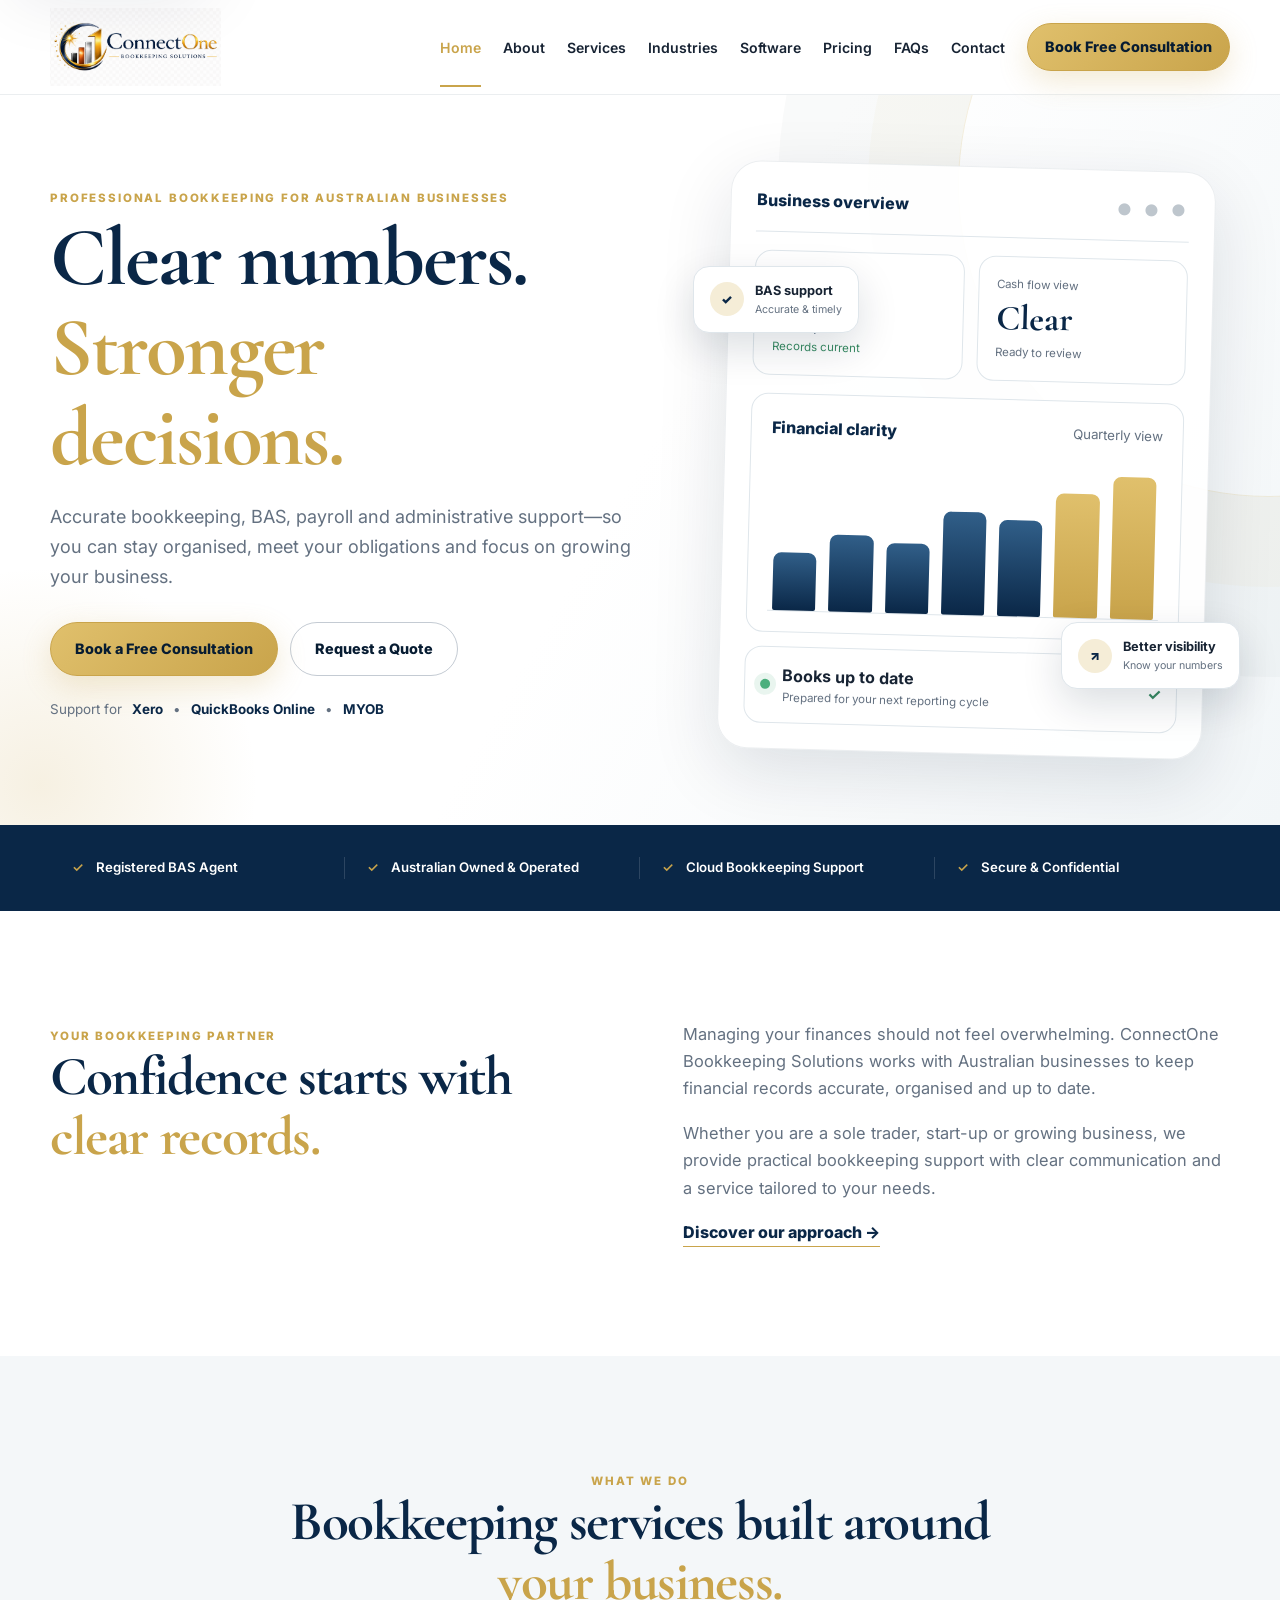
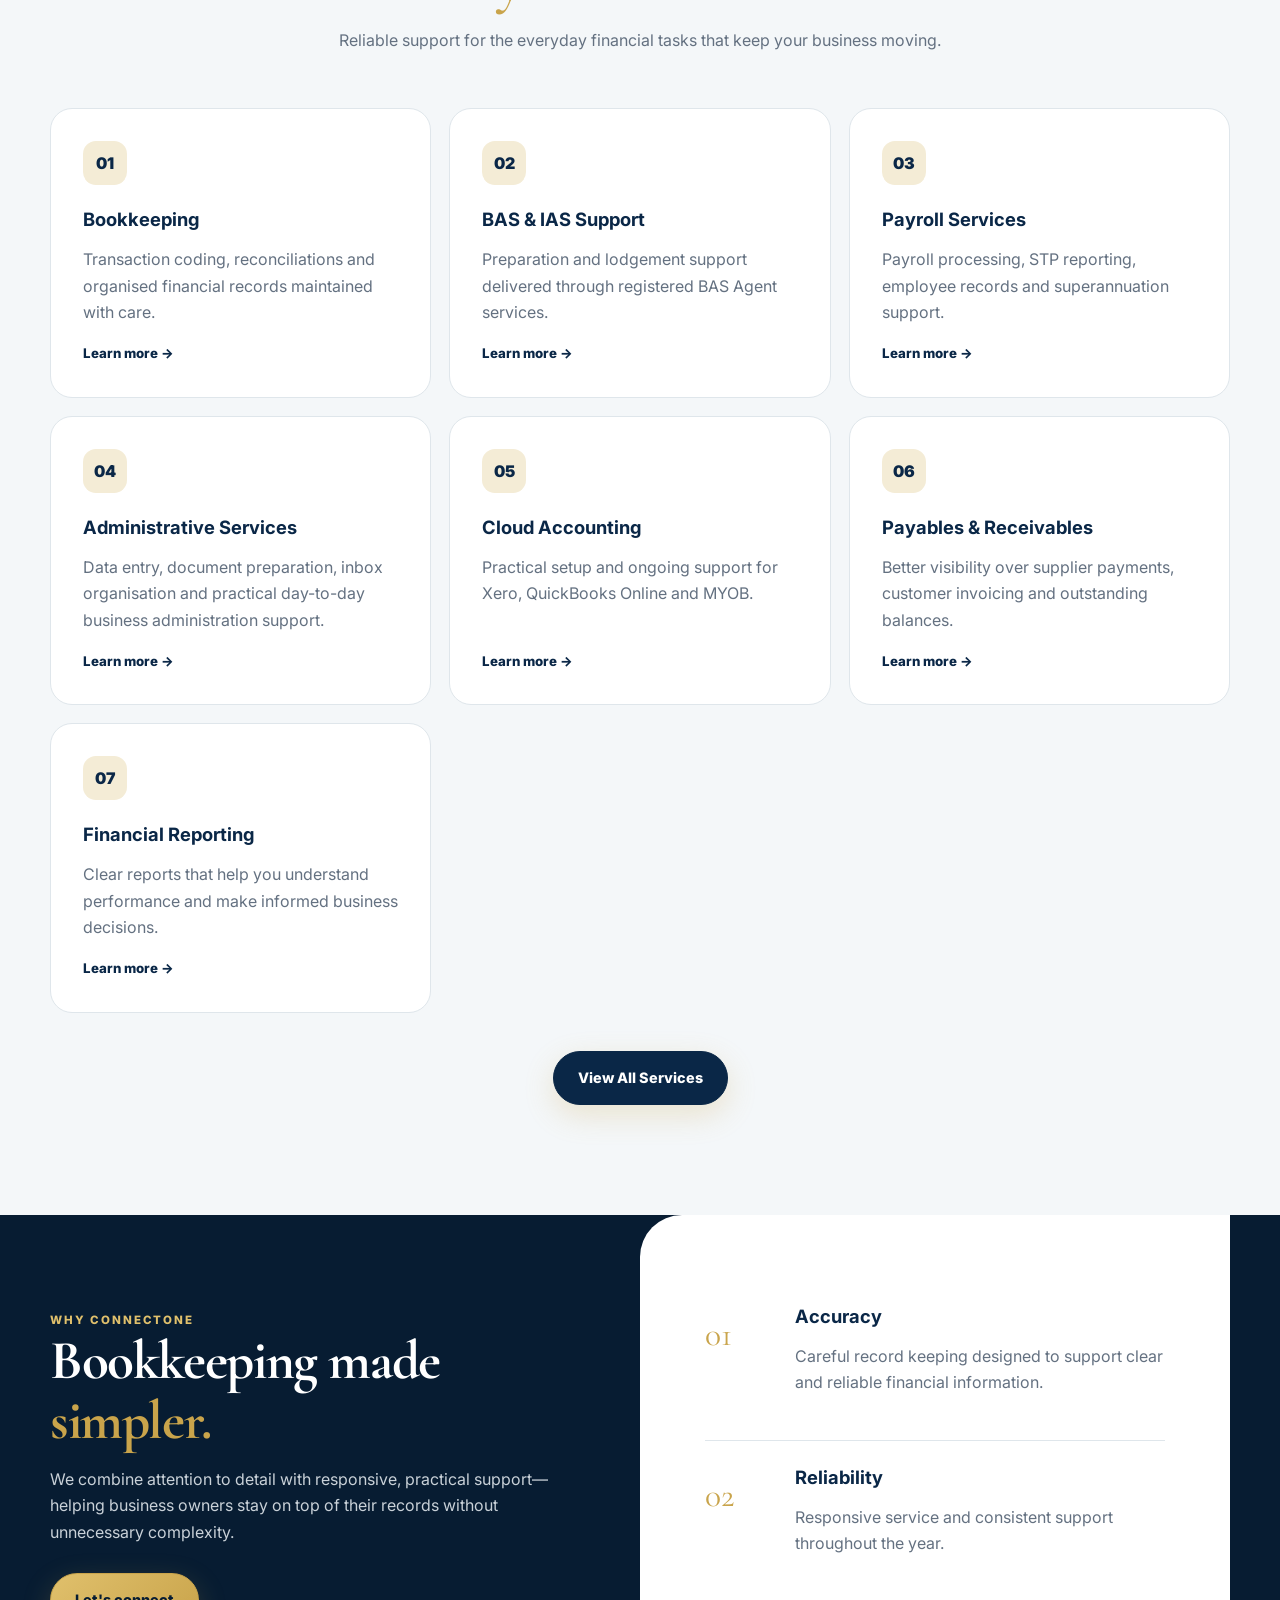
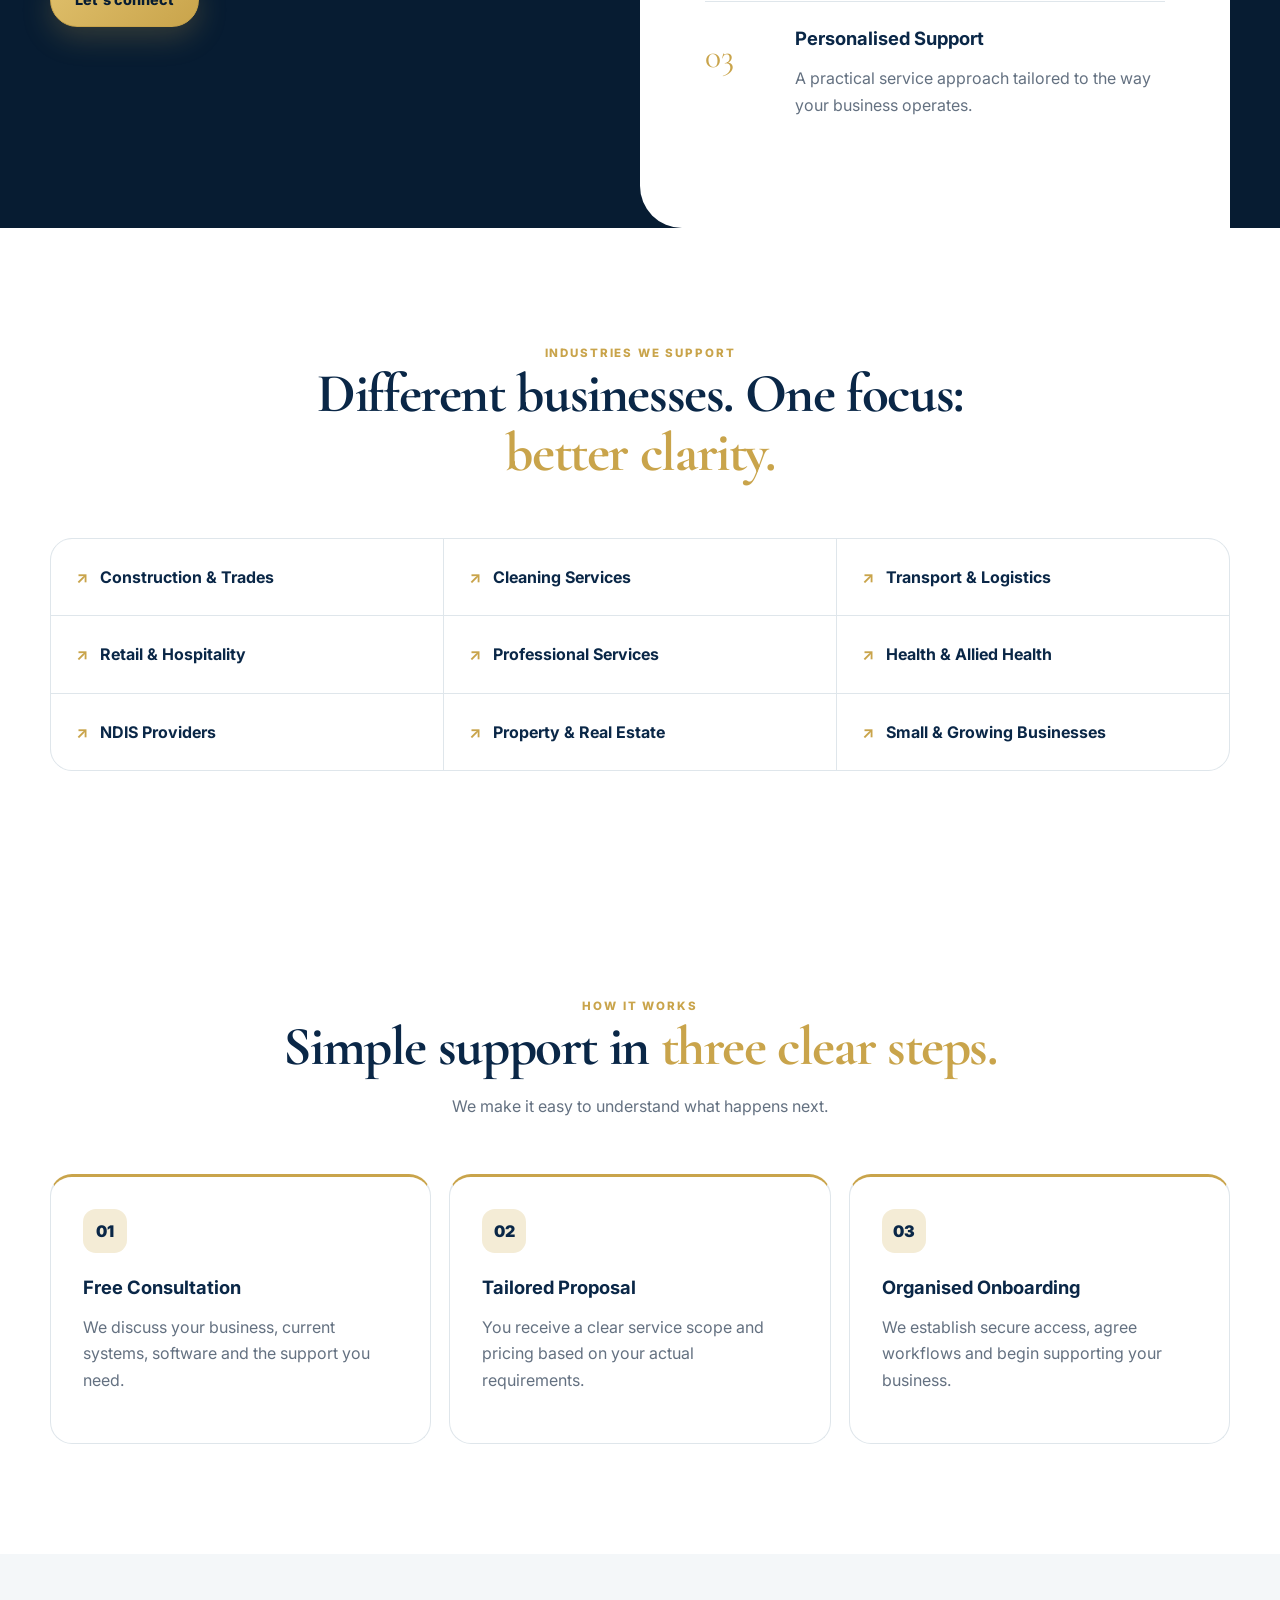
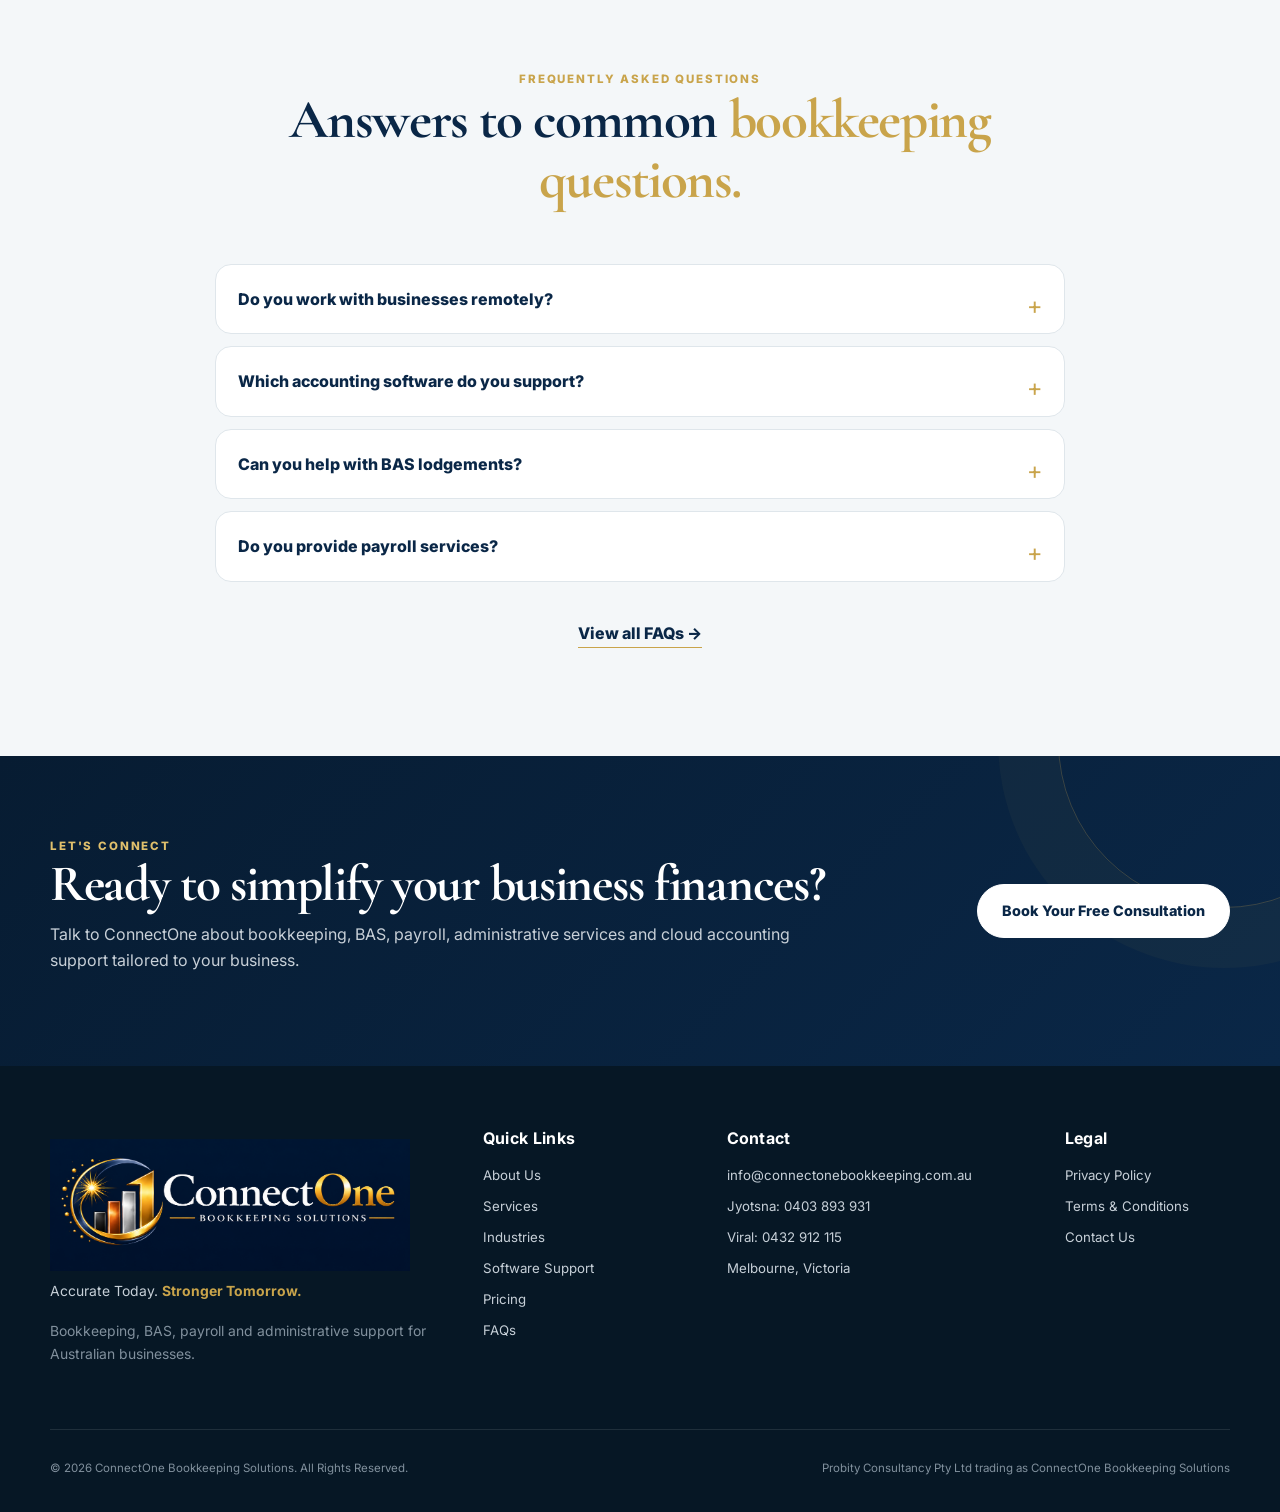
<file: index.html>
<!doctype html>
<html lang="en-AU">
<head>
  <meta charset="utf-8"><meta name="viewport" content="width=device-width,initial-scale=1">
  <title>ConnectOne Bookkeeping Solutions | Bookkeeping & BAS Services</title>
  <meta name="description" content="Professional bookkeeping, BAS, payroll, administrative services and cloud accounting support for Australian businesses. Xero, QuickBooks Online and MYOB support.">
  <link rel="preconnect" href="https://fonts.googleapis.com"><link rel="preconnect" href="https://fonts.gstatic.com" crossorigin>
  <link href="https://fonts.googleapis.com/css2?family=Cormorant+Garamond:wght@600;700&family=Inter:wght@400;500;600;700&display=swap" rel="stylesheet">
  <link rel="icon" type="image/png" href="assets/connectone-favicon.png"><link rel="stylesheet" href="styles.css">
<meta property="og:title" content="ConnectOne Bookkeeping Solutions | Bookkeeping & BAS Services"><meta property="og:description" content="Professional bookkeeping, BAS, payroll, administrative services and cloud accounting support for Australian businesses. Xero, QuickBooks Online and MYOB support."><meta property="og:type" content="website"><meta property="og:url" content="https://connectonebookkeeping.com.au/"><meta name="twitter:card" content="summary"><link rel="canonical" href="https://connectonebookkeeping.com.au/"></head>
<body>
<div data-header></div>

<main id="main-content">
<section class="hero">
  <div class="hero-glow"></div>
  <div class="container hero-grid">
    <div class="hero-copy reveal">
      <span class="eyebrow">Professional bookkeeping for Australian businesses</span>
      <h1>Clear numbers.<br><em>Stronger decisions.</em></h1>
      <p class="lead">Accurate bookkeeping, BAS, payroll and administrative support—so you can stay organised, meet your obligations and focus on growing your business.</p>
      <div class="actions"><a class="btn" href="contact.html#consultation">Book a Free Consultation</a><a class="btn btn-ghost" href="contact.html">Request a Quote</a></div>
      <p class="software-line">Support for <strong>Xero</strong><span>•</span><strong>QuickBooks Online</strong><span>•</span><strong>MYOB</strong></p>
    </div>
    <div class="hero-visual reveal delay">
      <div class="visual-shell">
        <div class="visual-top"><span>Business overview</span><b>● ● ●</b></div>
        <div class="metric-grid">
          <div class="metric"><small>Reconciled</small><strong>98.7%</strong><span class="up">Records current</span></div>
          <div class="metric"><small>Cash flow view</small><strong>Clear</strong><span>Ready to review</span></div>
        </div>
        <div class="chart-card"><div class="chart-title"><span>Financial clarity</span><small>Quarterly view</small></div>
          <div class="bars"><i style="height:38%"></i><i style="height:51%"></i><i style="height:46%"></i><i style="height:68%"></i><i style="height:63%"></i><i style="height:82%"></i><i style="height:94%"></i></div>
        </div>
        <div class="status-row"><span class="status-dot"></span><div><b>Books up to date</b><small>Prepared for your next reporting cycle</small></div><strong>✓</strong></div>
      </div>
      <div class="floating-card fc-one"><span>✓</span><div><b>BAS support</b><small>Accurate & timely</small></div></div>
      <div class="floating-card fc-two"><span>↗</span><div><b>Better visibility</b><small>Know your numbers</small></div></div>
    </div>
  </div>
</section>

<section class="trust-strip">
  <div class="container trust-grid">
    <div><span>✓</span> Registered BAS Agent</div><div><span>✓</span> Australian Owned & Operated</div>
    <div><span>✓</span> Cloud Bookkeeping Support</div><div><span>✓</span> Secure & Confidential</div>
  </div>
</section>

<section class="section">
  <div class="container split">
    <div class="section-copy reveal"><span class="eyebrow">Your bookkeeping partner</span><h2>Confidence starts with <em>clear records.</em></h2></div>
    <div class="section-copy reveal"><p>Managing your finances should not feel overwhelming. ConnectOne Bookkeeping Solutions works with Australian businesses to keep financial records accurate, organised and up to date.</p><p>Whether you are a sole trader, start-up or growing business, we provide practical bookkeeping support with clear communication and a service tailored to your needs.</p><a class="text-link" href="about.html">Discover our approach →</a></div>
  </div>
</section>

<section class="section soft">
  <div class="container">
    <div class="section-head reveal"><span class="eyebrow">What we do</span><h2>Bookkeeping services built around <em>your business.</em></h2><p>Reliable support for the everyday financial tasks that keep your business moving.</p></div>
    <div class="cards services-grid">
      <article class="card reveal"><span class="icon">01</span><h3>Bookkeeping</h3><p>Transaction coding, reconciliations and organised financial records maintained with care.</p><a href="services.html#bookkeeping">Learn more →</a></article>
      <article class="card reveal"><span class="icon">02</span><h3>BAS & IAS Support</h3><p>Preparation and lodgement support delivered through registered BAS Agent services.</p><a href="services.html#bas">Learn more →</a></article>
      <article class="card reveal"><span class="icon">03</span><h3>Payroll Services</h3><p>Payroll processing, STP reporting, employee records and superannuation support.</p><a href="services.html#payroll">Learn more →</a></article>
      <article class="card reveal"><span class="icon">04</span><h3>Administrative Services</h3><p>Data entry, document preparation, inbox organisation and practical day-to-day business administration support.</p><a href="services.html#admin">Learn more →</a></article>
      <article class="card reveal"><span class="icon">05</span><h3>Cloud Accounting</h3><p>Practical setup and ongoing support for Xero, QuickBooks Online and MYOB.</p><a href="software.html">Learn more →</a></article>
      <article class="card reveal"><span class="icon">06</span><h3>Payables & Receivables</h3><p>Better visibility over supplier payments, customer invoicing and outstanding balances.</p><a href="services.html#accounts">Learn more →</a></article>
      <article class="card reveal"><span class="icon">07</span><h3>Financial Reporting</h3><p>Clear reports that help you understand performance and make informed business decisions.</p><a href="services.html#reporting">Learn more →</a></article>
    </div>
    <div class="center"><a class="btn btn-dark" href="services.html">View All Services</a></div>
  </div>
</section>

<section class="section why">
  <div class="container why-grid">
    <div class="why-panel reveal"><span class="eyebrow light">Why ConnectOne</span><h2>Bookkeeping made <em>simpler.</em></h2><p>We combine attention to detail with responsive, practical support—helping business owners stay on top of their records without unnecessary complexity.</p><a class="btn" href="contact.html">Let's connect</a></div>
    <div class="why-list">
      <div class="why-item reveal"><span>01</span><div><h3>Accuracy</h3><p>Careful record keeping designed to support clear and reliable financial information.</p></div></div>
      <div class="why-item reveal"><span>02</span><div><h3>Reliability</h3><p>Responsive service and consistent support throughout the year.</p></div></div>
      <div class="why-item reveal"><span>03</span><div><h3>Personalised Support</h3><p>A practical service approach tailored to the way your business operates.</p></div></div>
    </div>
  </div>
</section>

<section class="section">
  <div class="container">
    <div class="section-head reveal"><span class="eyebrow">Industries we support</span><h2>Different businesses. One focus: <em>better clarity.</em></h2></div>
    <div class="industry-grid reveal">
      <span>Construction & Trades</span><span>Cleaning Services</span><span>Transport & Logistics</span><span>Retail & Hospitality</span><span>Professional Services</span><span>Health & Allied Health</span><span>NDIS Providers</span><span>Property & Real Estate</span><span>Small & Growing Businesses</span>
    </div>
  </div>
</section>


  
    

<section class="section process-section"><div class="container"><div class="section-head reveal"><span class="eyebrow">How it works</span><h2>Simple support in <em>three clear steps.</em></h2><p>We make it easy to understand what happens next.</p></div><div class="cards three process-grid"><article class="card reveal"><span class="icon">01</span><h3>Free Consultation</h3><p>We discuss your business, current systems, software and the support you need.</p></article><article class="card reveal"><span class="icon">02</span><h3>Tailored Proposal</h3><p>You receive a clear service scope and pricing based on your actual requirements.</p></article><article class="card reveal"><span class="icon">03</span><h3>Organised Onboarding</h3><p>We establish secure access, agree workflows and begin supporting your business.</p></article></div></div></section>

<section class="section soft">
  <div class="container faq-preview">
    <div class="section-head reveal"><span class="eyebrow">Frequently asked questions</span><h2>Answers to common <em>bookkeeping questions.</em></h2></div>
    <div class="accordion">
      <details class="reveal"><summary>Do you work with businesses remotely?</summary><p>Yes. We can provide cloud-based bookkeeping support to businesses across Australia using secure digital systems and cloud accounting software.</p></details>
      <details class="reveal"><summary>Which accounting software do you support?</summary><p>We support Xero, QuickBooks Online and MYOB, including ongoing bookkeeping and practical software assistance.</p></details>
      <details class="reveal"><summary>Can you help with BAS lodgements?</summary><p>Yes. BAS preparation and lodgement support is available through our registered BAS Agent services, subject to the agreed scope of engagement.</p></details>
      <details class="reveal"><summary>Do you provide payroll services?</summary><p>Yes. We can assist with payroll processing, STP reporting, employee records and related bookkeeping support.</p></details>
    </div>
    <div class="center"><a class="text-link" href="faq.html">View all FAQs →</a></div>
  </div>
</section>

<section class="cta">
  <div class="container cta-grid reveal">
    <div><span class="eyebrow light">Let's connect</span><h2>Ready to simplify your business finances?</h2><p>Talk to ConnectOne about bookkeeping, BAS, payroll, administrative services and cloud accounting support tailored to your business.</p></div>
    <a class="btn btn-light" href="contact.html#consultation">Book Your Free Consultation</a>
  </div>
</section>
</main>

<div data-footer></div>
<script src="script.js"></script>
</body></html>
</file>
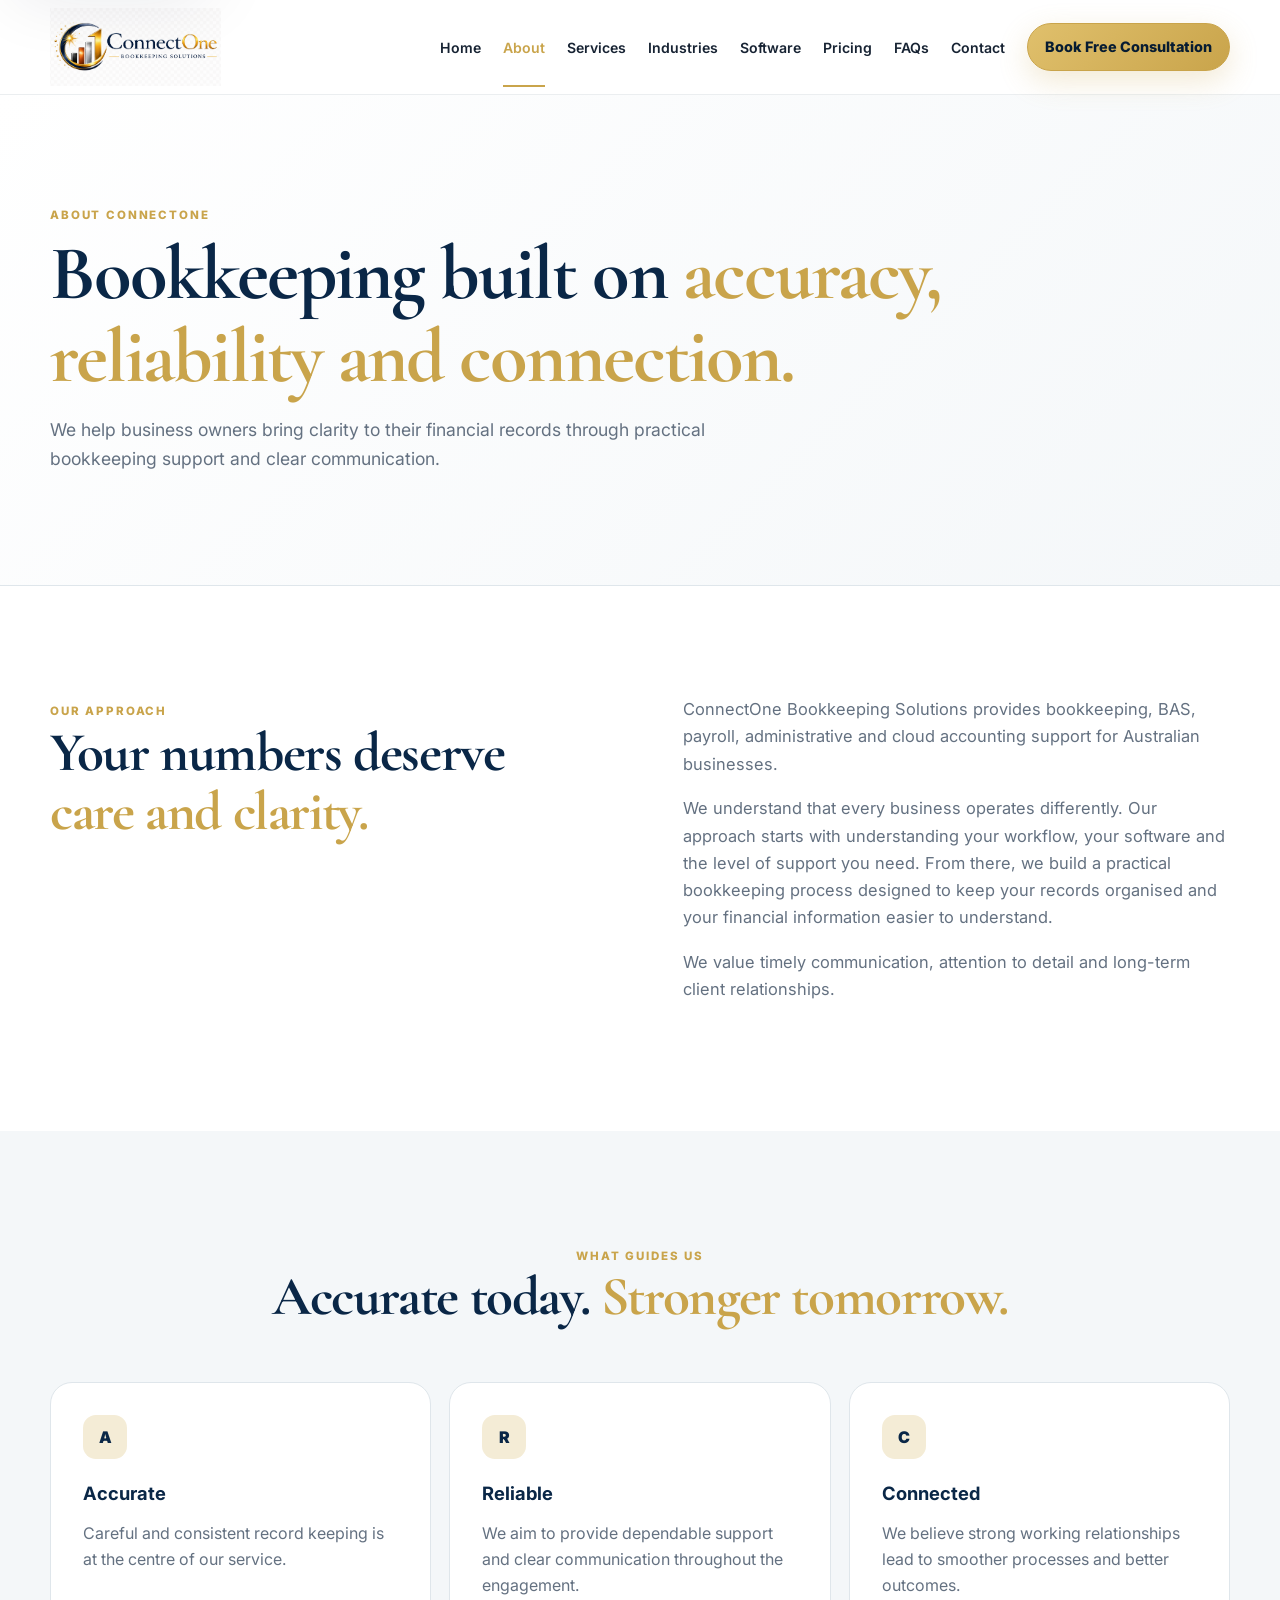
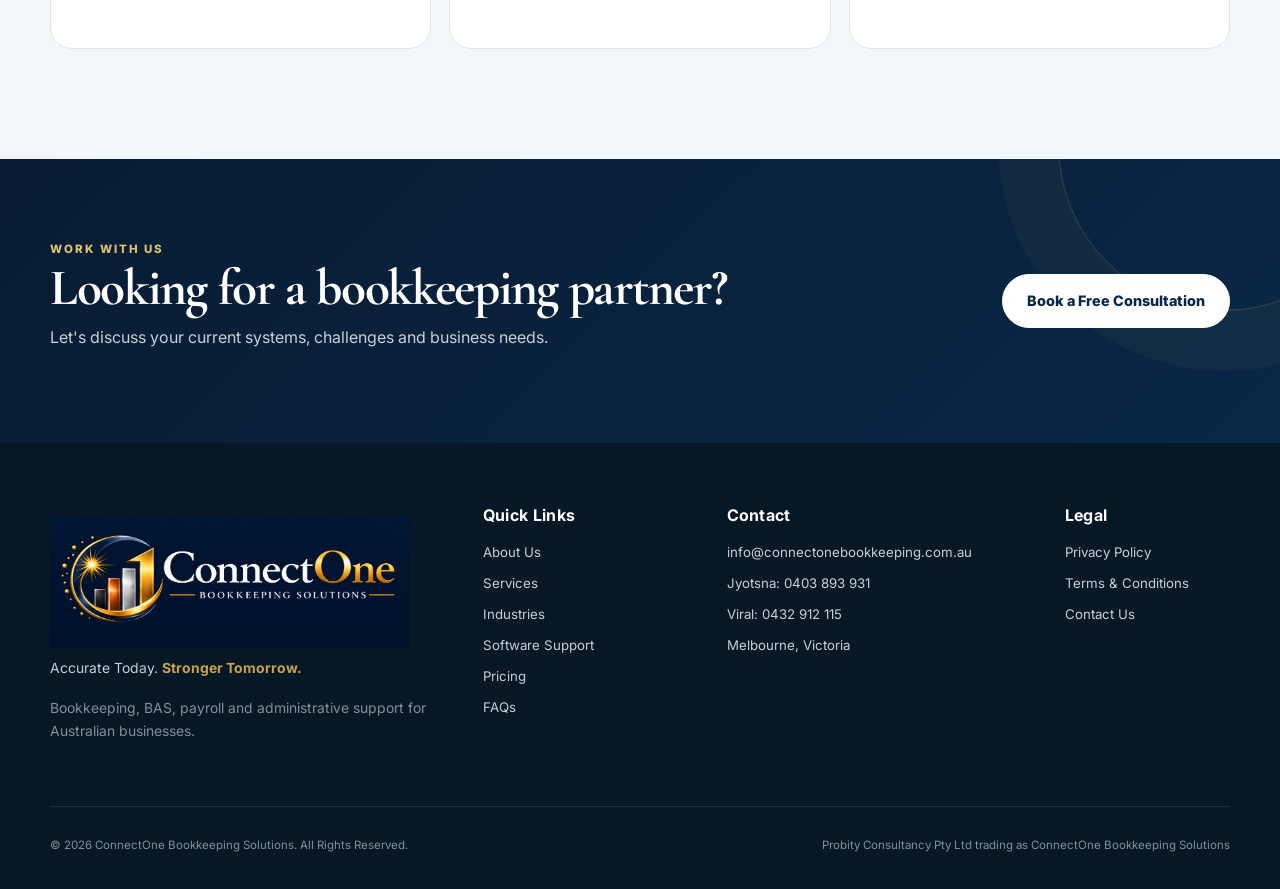
<file: about.html>
<!doctype html><html lang="en-AU"><head><meta charset="utf-8"><meta name="viewport" content="width=device-width,initial-scale=1"><title>About Us | ConnectOne Bookkeeping Solutions</title><meta name="description" content="Learn about ConnectOne Bookkeeping Solutions and our practical, reliable approach to bookkeeping support for Australian businesses."><link rel="preconnect" href="https://fonts.googleapis.com"><link rel="preconnect" href="https://fonts.gstatic.com" crossorigin><link href="https://fonts.googleapis.com/css2?family=Cormorant+Garamond:wght@600;700&family=Inter:wght@400;500;600;700&display=swap" rel="stylesheet"><link rel="icon" type="image/png" href="assets/connectone-favicon.png"><link rel="stylesheet" href="styles.css"><meta property="og:title" content="About Us | ConnectOne Bookkeeping Solutions"><meta property="og:description" content="Learn about ConnectOne Bookkeeping Solutions and our practical, reliable approach to bookkeeping support for Australian businesses."><meta property="og:type" content="website"><meta property="og:url" content="https://connectonebookkeeping.com.au/about.html"><meta name="twitter:card" content="summary"><link rel="canonical" href="https://connectonebookkeeping.com.au/about.html"></head><body>
<div data-header></div><main id="main-content"><section class="page-hero"><div class="container"><span class="eyebrow">About ConnectOne</span><h1>Bookkeeping built on <em>accuracy, reliability and connection.</em></h1><p>We help business owners bring clarity to their financial records through practical bookkeeping support and clear communication.</p></div></section>
<section class="section"><div class="container split"><div class="section-copy"><span class="eyebrow">Our approach</span><h2>Your numbers deserve <em>care and clarity.</em></h2></div><div class="section-copy"><p>ConnectOne Bookkeeping Solutions provides bookkeeping, BAS, payroll, administrative and cloud accounting support for Australian businesses.</p><p>We understand that every business operates differently. Our approach starts with understanding your workflow, your software and the level of support you need. From there, we build a practical bookkeeping process designed to keep your records organised and your financial information easier to understand.</p><p>We value timely communication, attention to detail and long-term client relationships.</p></div></div></section>
<section class="section soft"><div class="container"><div class="section-head"><span class="eyebrow">What guides us</span><h2>Accurate today. <em>Stronger tomorrow.</em></h2></div><div class="cards three"><article class="card"><span class="icon">A</span><h3>Accurate</h3><p>Careful and consistent record keeping is at the centre of our service.</p></article><article class="card"><span class="icon">R</span><h3>Reliable</h3><p>We aim to provide dependable support and clear communication throughout the engagement.</p></article><article class="card"><span class="icon">C</span><h3>Connected</h3><p>We believe strong working relationships lead to smoother processes and better outcomes.</p></article></div></div></section>
<section class="cta"><div class="container cta-grid"><div><span class="eyebrow light">Work with us</span><h2>Looking for a bookkeeping partner?</h2><p>Let's discuss your current systems, challenges and business needs.</p></div><a class="btn btn-light" href="contact.html#consultation">Book a Free Consultation</a></div></section></main><div data-footer></div><script src="script.js"></script></body></html>
</file>
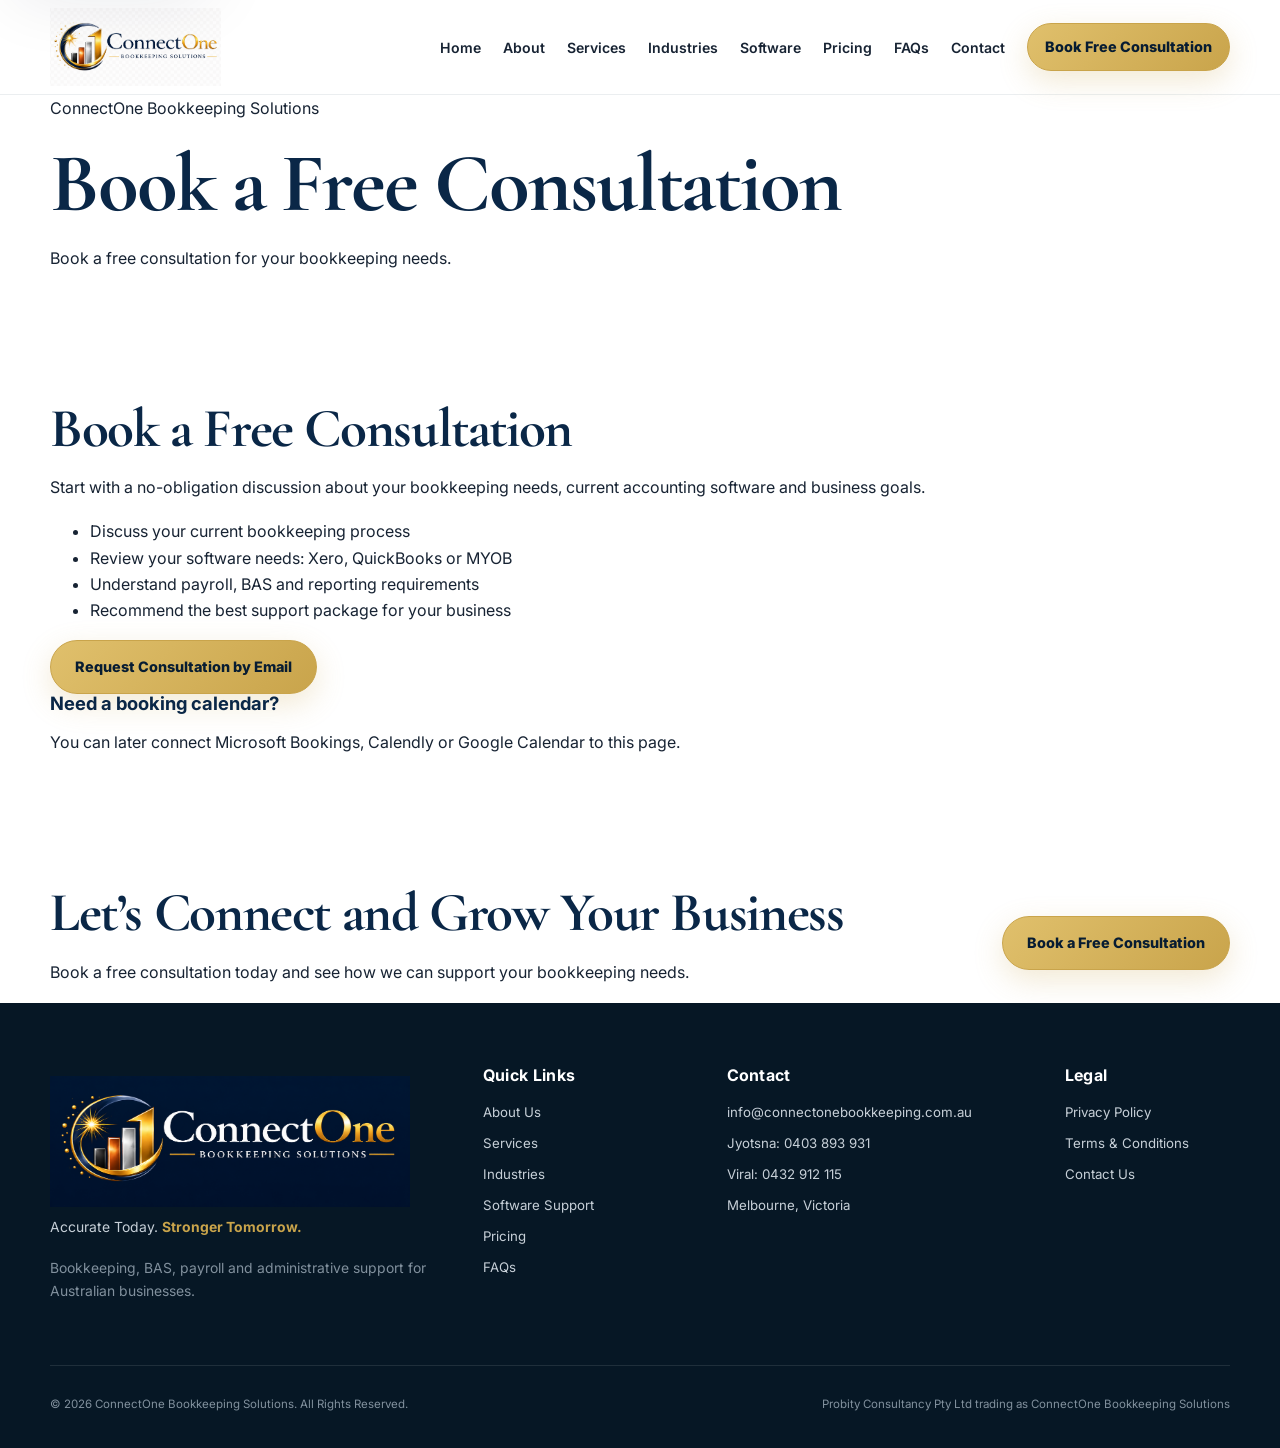
<file: consultation.html>
<!doctype html><html lang="en-AU"><head><meta charset="utf-8"><meta name="viewport" content="width=device-width,initial-scale=1"><title>Book a Free Consultation | ConnectOne Bookkeeping Solutions</title><meta name="description" content="Book a free consultation for your bookkeeping needs."><link rel="preconnect" href="https://fonts.googleapis.com"><link rel="preconnect" href="https://fonts.gstatic.com" crossorigin><link href="https://fonts.googleapis.com/css2?family=Cormorant+Garamond:wght@600;700&family=Inter:wght@400;500;600;700&display=swap" rel="stylesheet"><link rel="icon" type="image/png" href="assets/connectone-favicon.png"><link rel="stylesheet" href="styles.css"><link rel="canonical" href="https://connectonebookkeeping.com.au/consultation.html"></head><body><div data-header></div><main id="main-content">
<section class="inner-hero">
<div class="container">
<p class="kicker">ConnectOne Bookkeeping Solutions</p>
<h1>Book a Free Consultation</h1>
<p>Book a free consultation for your bookkeeping needs.</p>
</div>
</section>
<section class="section"><div class="container two-col">
<div>
<h2 class="left">Book a Free Consultation</h2>
<p>Start with a no-obligation discussion about your bookkeeping needs, current accounting software and business goals.</p>
<ul class="tick-list">
<li>Discuss your current bookkeeping process</li>
<li>Review your software needs: Xero, QuickBooks or MYOB</li>
<li>Understand payroll, BAS and reporting requirements</li>
<li>Recommend the best support package for your business</li>
</ul>
<a class="btn" href="mailto:info@connectonebookkeeping.com.au?subject=Free Consultation Request">Request Consultation by Email</a>
</div>
<div class="feature-box"><h3>Need a booking calendar?</h3><p>You can later connect Microsoft Bookings, Calendly or Google Calendar to this page.</p></div>
</div></section>
</main><section class="gold-cta">
<div class="container cta-grid">
<div>
<h2>Let’s Connect and Grow Your Business</h2>
<p>Book a free consultation today and see how we can support your bookkeeping needs.</p>
</div>
<a class="btn navy" href="consultation.html">Book a Free Consultation</a>
</div>
</section><div data-footer></div><script src="script.js"></script></body></html>
</file>
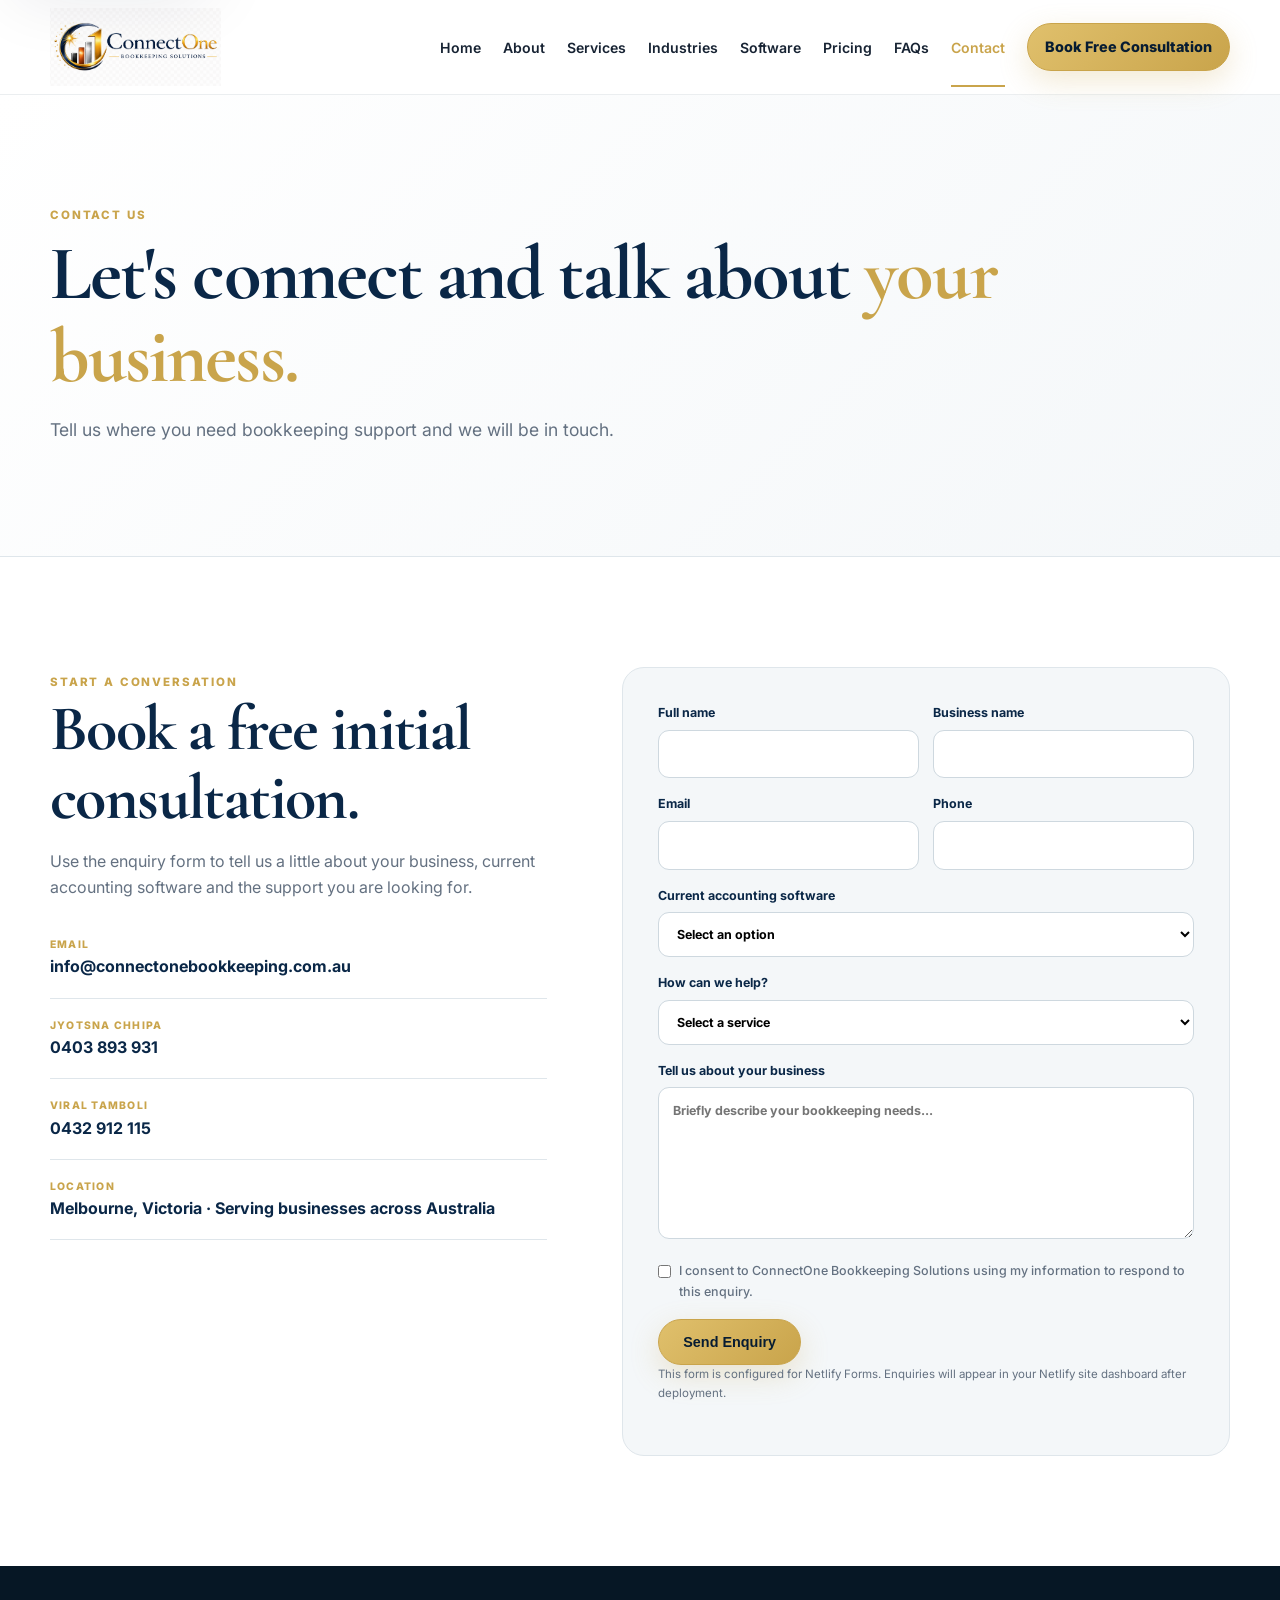
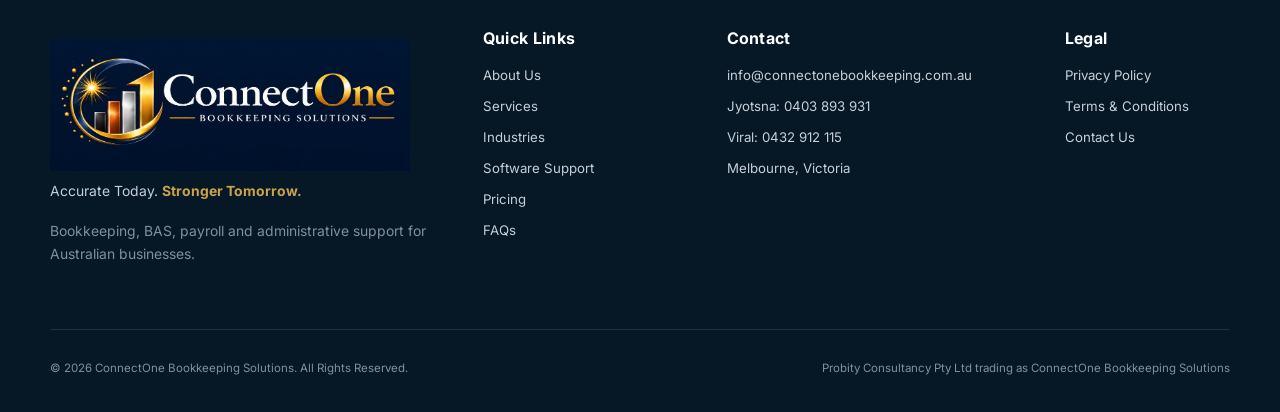
<file: contact.html>
<!doctype html><html lang="en-AU"><head><meta charset="utf-8"><meta name="viewport" content="width=device-width,initial-scale=1"><title>Contact ConnectOne Bookkeeping Solutions</title><meta name="description" content="Contact ConnectOne Bookkeeping Solutions for bookkeeping, BAS, payroll and cloud accounting support."><link rel="preconnect" href="https://fonts.googleapis.com"><link rel="preconnect" href="https://fonts.gstatic.com" crossorigin><link href="https://fonts.googleapis.com/css2?family=Cormorant+Garamond:wght@600;700&family=Inter:wght@400;500;600;700&display=swap" rel="stylesheet"><link rel="icon" type="image/png" href="assets/connectone-favicon.png"><link rel="stylesheet" href="styles.css"><meta property="og:title" content="Contact ConnectOne Bookkeeping Solutions"><meta property="og:description" content="Contact ConnectOne Bookkeeping Solutions for bookkeeping, BAS, payroll and cloud accounting support."><meta property="og:type" content="website"><meta property="og:url" content="https://connectonebookkeeping.com.au/contact.html"><meta name="twitter:card" content="summary"><link rel="canonical" href="https://connectonebookkeeping.com.au/contact.html"></head><body><div data-header></div><main id="main-content">
<section class="page-hero"><div class="container"><span class="eyebrow">Contact us</span><h1>Let's connect and talk about <em>your business.</em></h1><p>Tell us where you need bookkeeping support and we will be in touch.</p></div></section>
<section class="section" id="consultation"><div class="container contact-grid">
<div class="contact-copy"><span class="eyebrow">Start a conversation</span><h2>Book a free initial consultation.</h2><p>Use the enquiry form to tell us a little about your business, current accounting software and the support you are looking for.</p>
<div class="contact-detail"><small>Email</small><a href="mailto:info@connectonebookkeeping.com.au">info@connectonebookkeeping.com.au</a></div>
<div class="contact-detail"><small>Jyotsna Chhipa</small><a href="tel:+61403893931">0403 893 931</a></div>
<div class="contact-detail"><small>Viral Tamboli</small><a href="tel:+61432912115">0432 912 115</a></div>
<div class="contact-detail"><small>Location</small><span>Melbourne, Victoria · Serving businesses across Australia</span></div>
</div>
<form class="contact-form" name="connectone-enquiry" method="POST" data-netlify="true" netlify-honeypot="bot-field" action="/thanks.html">
<input type="hidden" name="form-name" value="connectone-enquiry"><p class="hidden"><label>Don't fill this out: <input name="bot-field"></label></p>
<div class="field-row"><label>Full name<input type="text" name="name" required></label><label>Business name<input type="text" name="business"></label></div>
<div class="field-row"><label>Email<input type="email" name="email" required></label><label>Phone<input type="tel" name="phone"></label></div>
<label>Current accounting software<select name="software"><option value="">Select an option</option><option>Xero</option><option>QuickBooks Online</option><option>MYOB</option><option>Other</option><option>Not using software yet</option></select></label>
<label>How can we help?<select name="service"><option value="">Select a service</option><option>Ongoing bookkeeping</option><option>BAS / IAS support</option><option>Payroll</option><option>Accounts payable / receivable</option><option>Software setup or support</option><option>Other</option></select></label>
<label>Tell us about your business<textarea name="message" rows="6" required placeholder="Briefly describe your bookkeeping needs..."></textarea></label>
<label class="check"><input type="checkbox" required> <span>I consent to ConnectOne Bookkeeping Solutions using my information to respond to this enquiry.</span></label>
<button class="btn" type="submit">Send Enquiry</button><p class="fine">This form is configured for Netlify Forms. Enquiries will appear in your Netlify site dashboard after deployment.</p>
</form></div></section></main><div data-footer></div><script src="script.js"></script></body></html>
</file>
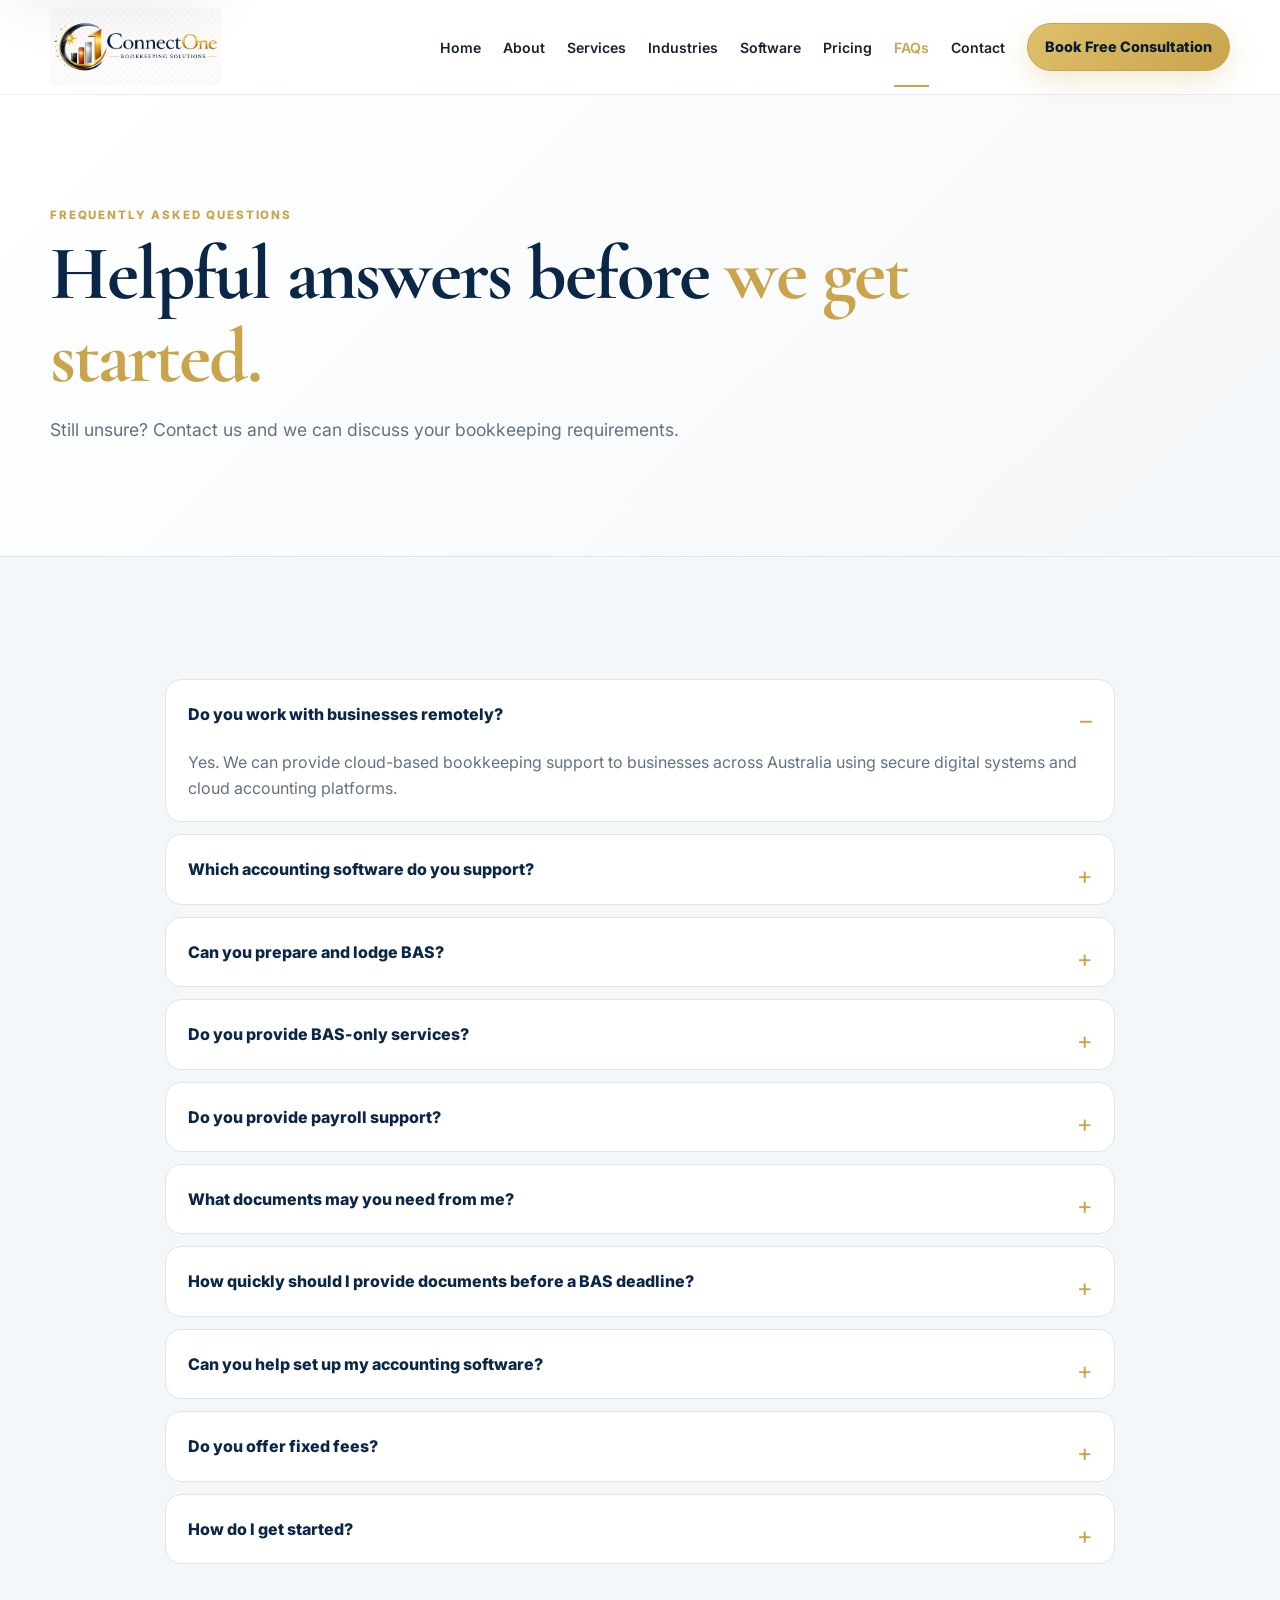
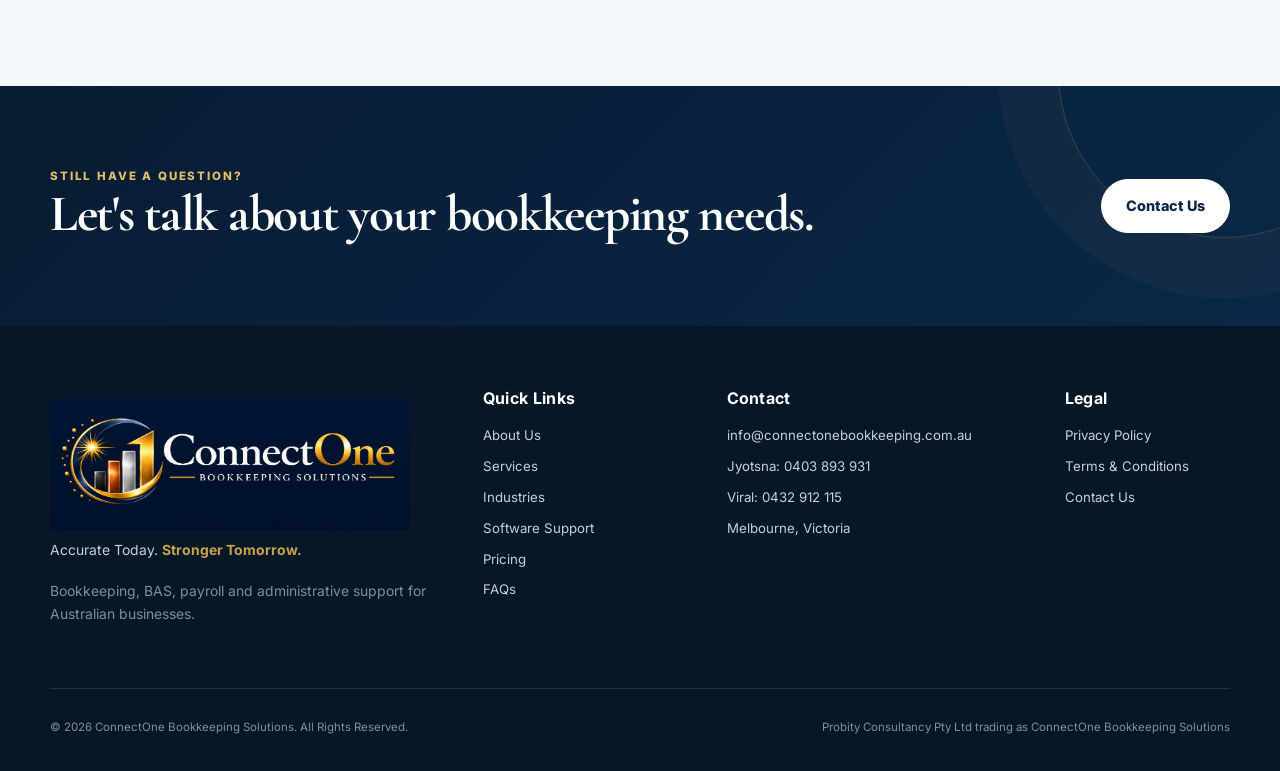
<file: faq.html>
<!doctype html><html lang="en-AU"><head><meta charset="utf-8"><meta name="viewport" content="width=device-width,initial-scale=1"><title>Bookkeeping FAQs | ConnectOne Bookkeeping Solutions</title><meta name="description" content="Answers to common questions about bookkeeping, BAS support, payroll and cloud accounting software."><link rel="preconnect" href="https://fonts.googleapis.com"><link rel="preconnect" href="https://fonts.gstatic.com" crossorigin><link href="https://fonts.googleapis.com/css2?family=Cormorant+Garamond:wght@600;700&family=Inter:wght@400;500;600;700&display=swap" rel="stylesheet"><link rel="icon" type="image/png" href="assets/connectone-favicon.png"><link rel="stylesheet" href="styles.css"><meta property="og:title" content="Bookkeeping FAQs | ConnectOne Bookkeeping Solutions"><meta property="og:description" content="Answers to common questions about bookkeeping, BAS support, payroll and cloud accounting software."><meta property="og:type" content="website"><meta property="og:url" content="https://connectonebookkeeping.com.au/faq.html"><meta name="twitter:card" content="summary"><link rel="canonical" href="https://connectonebookkeeping.com.au/faq.html"></head><body><div data-header></div><main id="main-content">
<section class="page-hero"><div class="container"><span class="eyebrow">Frequently asked questions</span><h1>Helpful answers before <em>we get started.</em></h1><p>Still unsure? Contact us and we can discuss your bookkeeping requirements.</p></div></section>
<section class="section soft"><div class="container accordion wide">
<details open><summary>Do you work with businesses remotely?</summary><p>Yes. We can provide cloud-based bookkeeping support to businesses across Australia using secure digital systems and cloud accounting platforms.</p></details>
<details><summary>Which accounting software do you support?</summary><p>We support Xero, QuickBooks Online and MYOB. The exact work performed depends on your agreed bookkeeping scope.</p></details>
<details><summary>Can you prepare and lodge BAS?</summary><p>Yes. BAS preparation and lodgement support is available through our registered BAS Agent services, subject to the agreed engagement and information being provided on time.</p></details>
<details><summary>Do you provide BAS-only services?</summary><p>Our preferred model is to provide BAS services as part of an ongoing bookkeeping engagement so the underlying records can be maintained and reviewed consistently. Please contact us to discuss your situation.</p></details>
<details><summary>Do you provide payroll support?</summary><p>Yes. We can assist with payroll processing, STP reporting, employee records and related payroll bookkeeping tasks.</p></details>
<details><summary>What documents may you need from me?</summary><p>Depending on the engagement, we may request bank statements, invoices, receipts, contracts, payroll information and other records relevant to the transactions being processed.</p></details>
<details><summary>How quickly should I provide documents before a BAS deadline?</summary><p>To allow adequate time for bookkeeping and review, provide requested information as early as possible. The specific document deadline will be confirmed as part of your engagement and workflow.</p></details>
<details><summary>Can you help set up my accounting software?</summary><p>Yes. We can assist with bookkeeping file setup, chart of accounts, bank feeds and practical bookkeeping workflows in supported software.</p></details>
<details><summary>Do you offer fixed fees?</summary><p>Fees are quoted based on the agreed scope, transaction volume, payroll requirements and business complexity. Your engagement letter will confirm the applicable fees and terms.</p></details>
<details><summary>How do I get started?</summary><p>Book a free initial consultation or send us an enquiry. We will discuss your business, software and bookkeeping needs before providing the next steps.</p></details>
</div></section><section class="cta"><div class="container cta-grid"><div><span class="eyebrow light">Still have a question?</span><h2>Let's talk about your bookkeeping needs.</h2></div><a class="btn btn-light" href="contact.html">Contact Us</a></div></section></main><div data-footer></div><script src="script.js"></script></body></html>
</file>
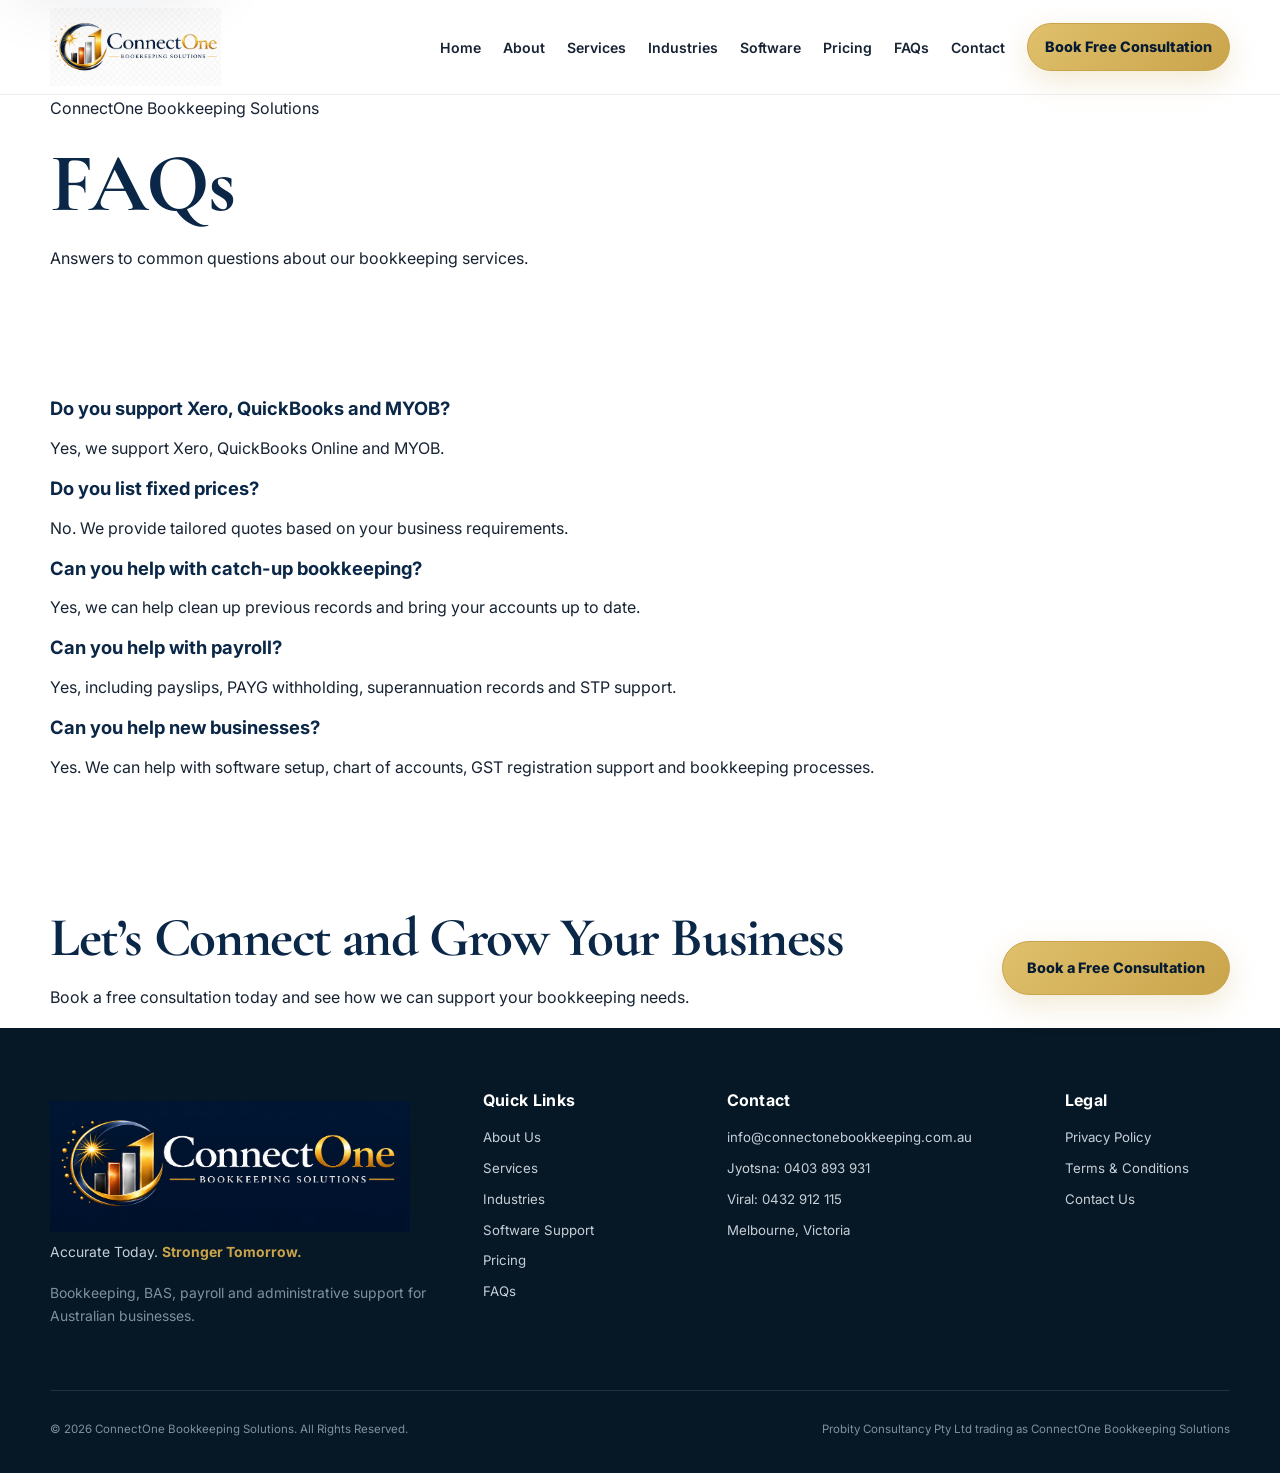
<file: faqs.html>
<!doctype html><html lang="en-AU"><head><meta charset="utf-8"><meta name="viewport" content="width=device-width,initial-scale=1"><title>FAQs | ConnectOne Bookkeeping Solutions</title><meta name="description" content="Answers to common questions about our bookkeeping services."><link rel="preconnect" href="https://fonts.googleapis.com"><link rel="preconnect" href="https://fonts.gstatic.com" crossorigin><link href="https://fonts.googleapis.com/css2?family=Cormorant+Garamond:wght@600;700&family=Inter:wght@400;500;600;700&display=swap" rel="stylesheet"><link rel="icon" type="image/png" href="assets/connectone-favicon.png"><link rel="stylesheet" href="styles.css"><link rel="canonical" href="https://connectonebookkeeping.com.au/faqs.html"></head><body><div data-header></div><main id="main-content">
<section class="inner-hero">
<div class="container">
<p class="kicker">ConnectOne Bookkeeping Solutions</p>
<h1>FAQs</h1>
<p>Answers to common questions about our bookkeeping services.</p>
</div>
</section>
<section class="section"><div class="container faq">
<h3>Do you support Xero, QuickBooks and MYOB?</h3><p>Yes, we support Xero, QuickBooks Online and MYOB.</p>
<h3>Do you list fixed prices?</h3><p>No. We provide tailored quotes based on your business requirements.</p>
<h3>Can you help with catch-up bookkeeping?</h3><p>Yes, we can help clean up previous records and bring your accounts up to date.</p>
<h3>Can you help with payroll?</h3><p>Yes, including payslips, PAYG withholding, superannuation records and STP support.</p>
<h3>Can you help new businesses?</h3><p>Yes. We can help with software setup, chart of accounts, GST registration support and bookkeeping processes.</p>
</div></section>
</main><section class="gold-cta">
<div class="container cta-grid">
<div>
<h2>Let’s Connect and Grow Your Business</h2>
<p>Book a free consultation today and see how we can support your bookkeeping needs.</p>
</div>
<a class="btn navy" href="consultation.html">Book a Free Consultation</a>
</div>
</section><div data-footer></div><script src="script.js"></script></body></html>
</file>
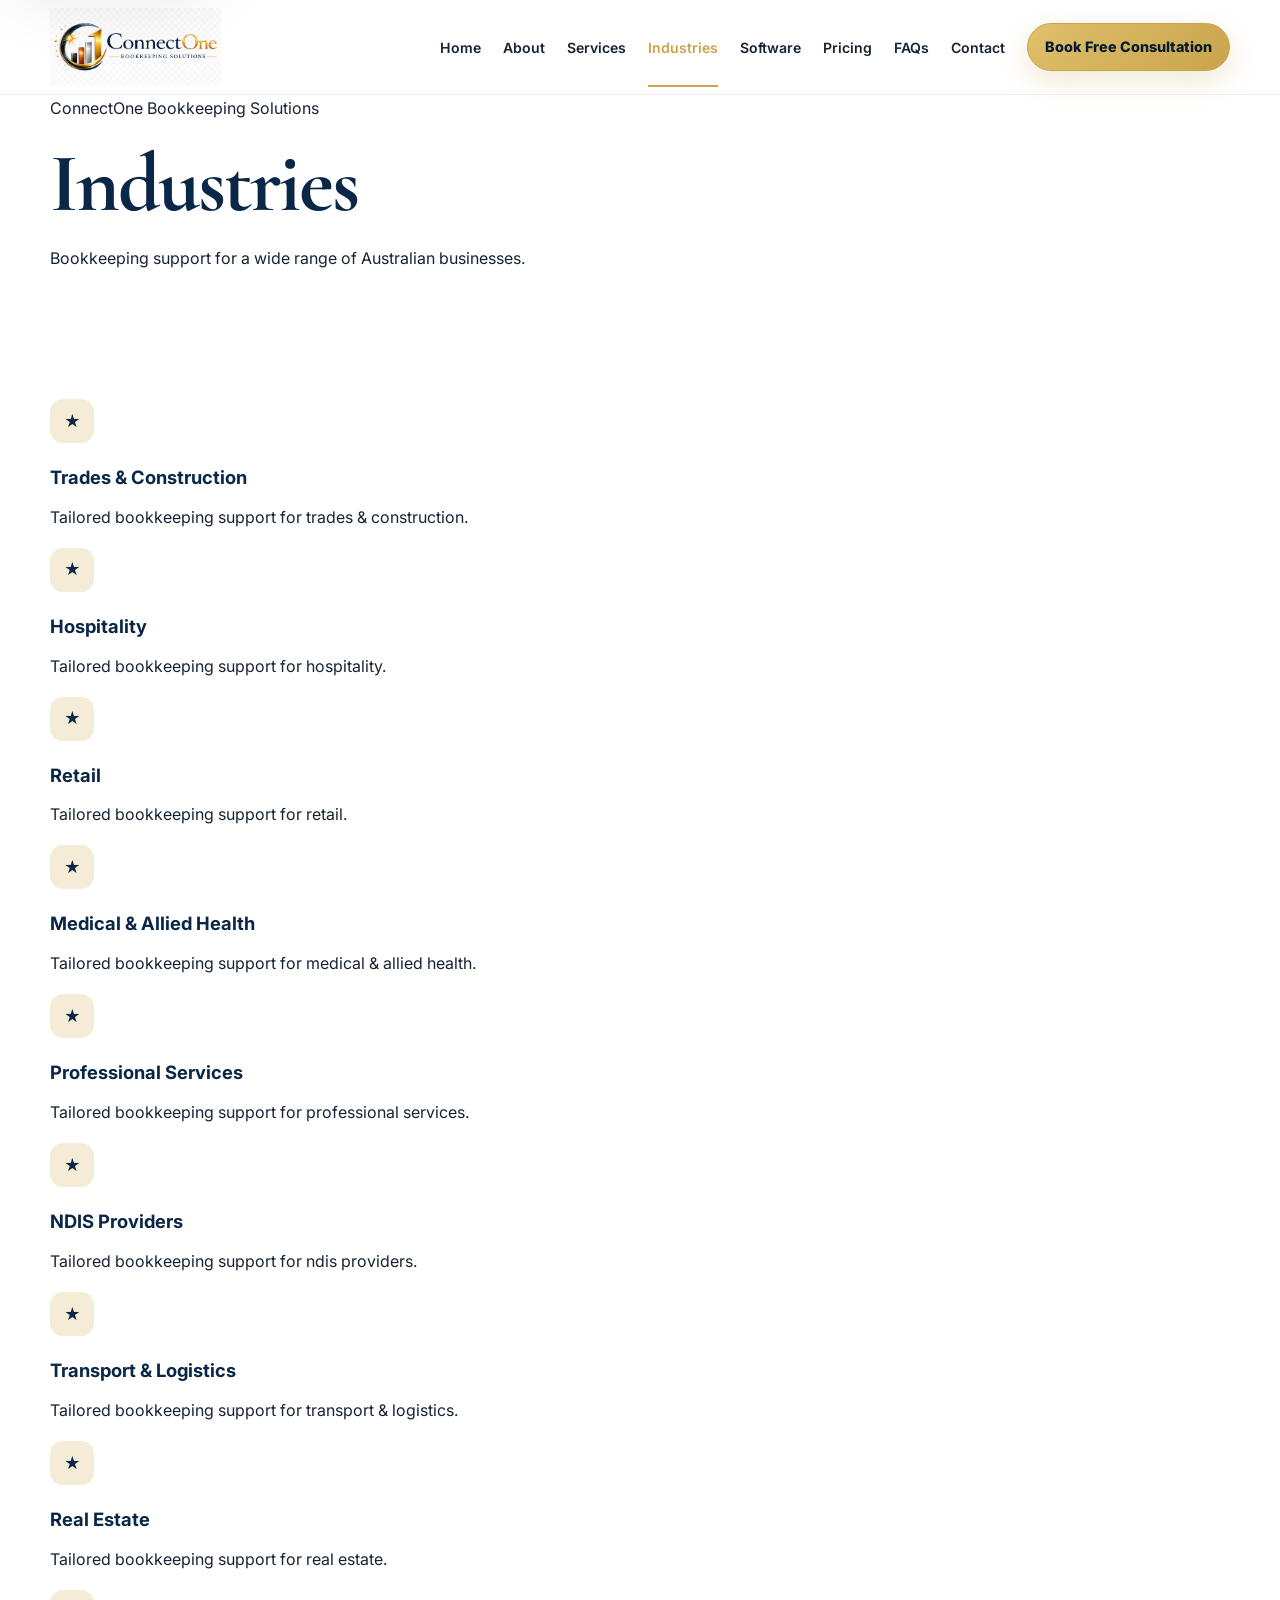
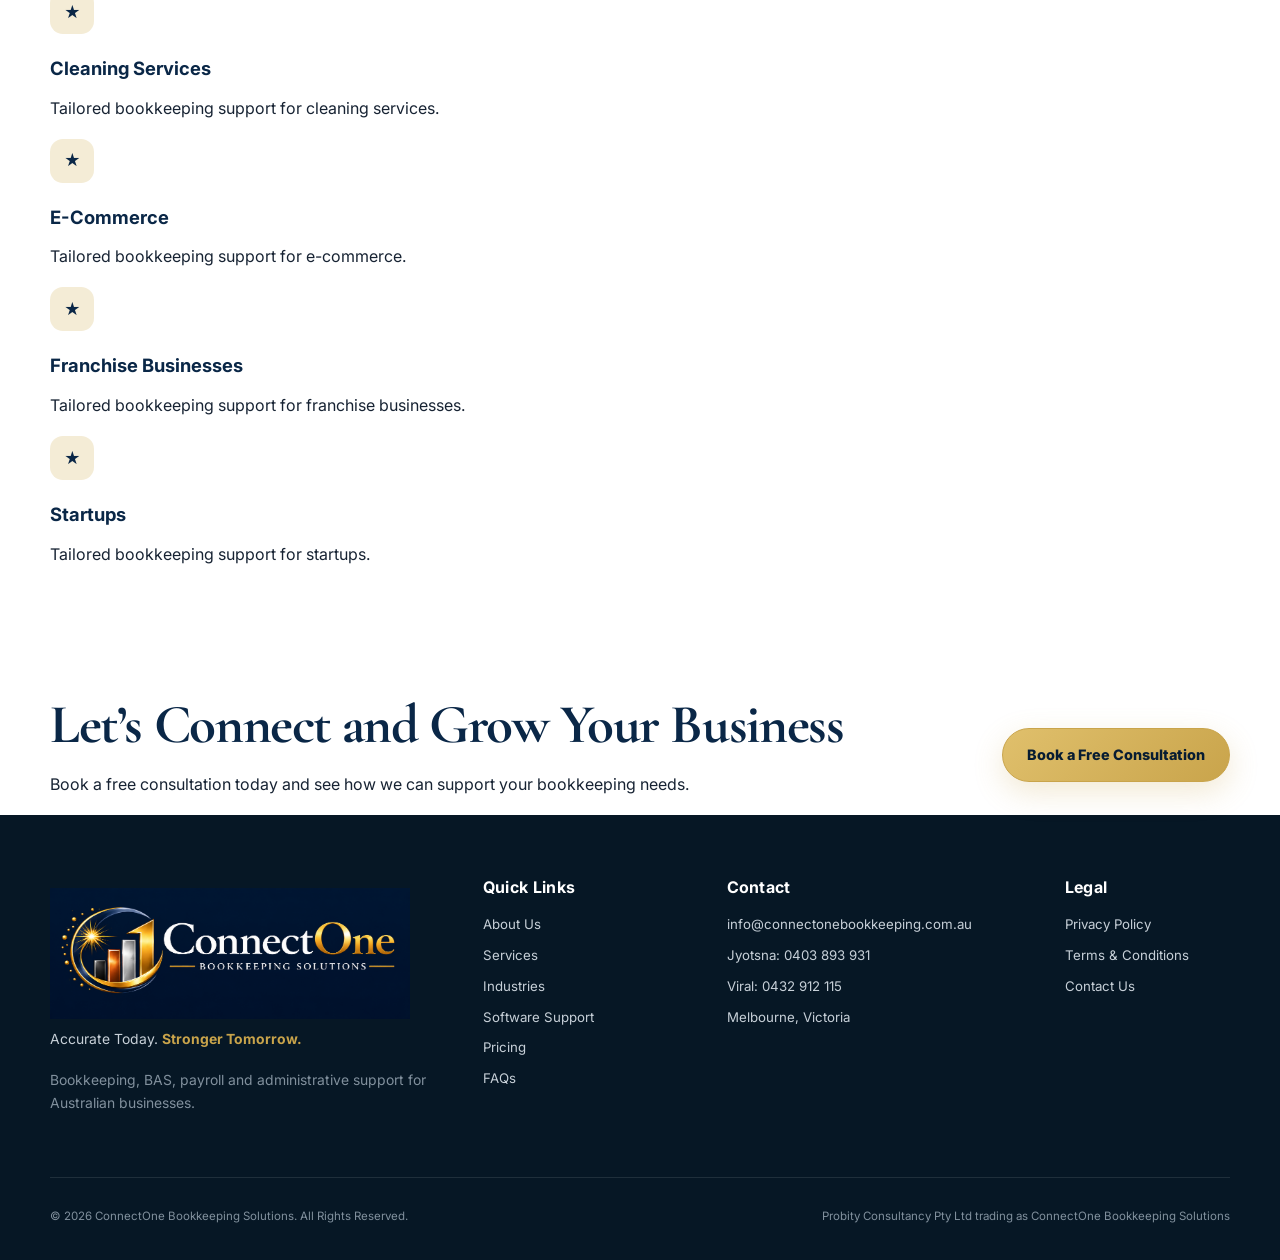
<file: industries.html>
<!doctype html><html lang="en-AU"><head><meta charset="utf-8"><meta name="viewport" content="width=device-width,initial-scale=1"><title>Industries | ConnectOne Bookkeeping Solutions</title><meta name="description" content="Bookkeeping support for a wide range of Australian businesses."><link rel="preconnect" href="https://fonts.googleapis.com"><link rel="preconnect" href="https://fonts.gstatic.com" crossorigin><link href="https://fonts.googleapis.com/css2?family=Cormorant+Garamond:wght@600;700&family=Inter:wght@400;500;600;700&display=swap" rel="stylesheet"><link rel="icon" type="image/png" href="assets/connectone-favicon.png"><link rel="stylesheet" href="styles.css"><link rel="canonical" href="https://connectonebookkeeping.com.au/industries.html"></head><body><div data-header></div><main id="main-content">
<section class="inner-hero">
<div class="container">
<p class="kicker">ConnectOne Bookkeeping Solutions</p>
<h1>Industries</h1>
<p>Bookkeeping support for a wide range of Australian businesses.</p>
</div>
</section>
<section class="section"><div class="container service-grid"><article class="service-card"><div class="icon">★</div><h3>Trades &amp; Construction</h3><p>Tailored bookkeeping support for trades &amp; construction.</p></article><article class="service-card"><div class="icon">★</div><h3>Hospitality</h3><p>Tailored bookkeeping support for hospitality.</p></article><article class="service-card"><div class="icon">★</div><h3>Retail</h3><p>Tailored bookkeeping support for retail.</p></article><article class="service-card"><div class="icon">★</div><h3>Medical &amp; Allied Health</h3><p>Tailored bookkeeping support for medical &amp; allied health.</p></article><article class="service-card"><div class="icon">★</div><h3>Professional Services</h3><p>Tailored bookkeeping support for professional services.</p></article><article class="service-card"><div class="icon">★</div><h3>NDIS Providers</h3><p>Tailored bookkeeping support for ndis providers.</p></article><article class="service-card"><div class="icon">★</div><h3>Transport &amp; Logistics</h3><p>Tailored bookkeeping support for transport &amp; logistics.</p></article><article class="service-card"><div class="icon">★</div><h3>Real Estate</h3><p>Tailored bookkeeping support for real estate.</p></article><article class="service-card"><div class="icon">★</div><h3>Cleaning Services</h3><p>Tailored bookkeeping support for cleaning services.</p></article><article class="service-card"><div class="icon">★</div><h3>E-Commerce</h3><p>Tailored bookkeeping support for e-commerce.</p></article><article class="service-card"><div class="icon">★</div><h3>Franchise Businesses</h3><p>Tailored bookkeeping support for franchise businesses.</p></article><article class="service-card"><div class="icon">★</div><h3>Startups</h3><p>Tailored bookkeeping support for startups.</p></article></div></section>
</main><section class="gold-cta">
<div class="container cta-grid">
<div>
<h2>Let’s Connect and Grow Your Business</h2>
<p>Book a free consultation today and see how we can support your bookkeeping needs.</p>
</div>
<a class="btn navy" href="consultation.html">Book a Free Consultation</a>
</div>
</section><div data-footer></div><script src="script.js"></script></body></html>
</file>
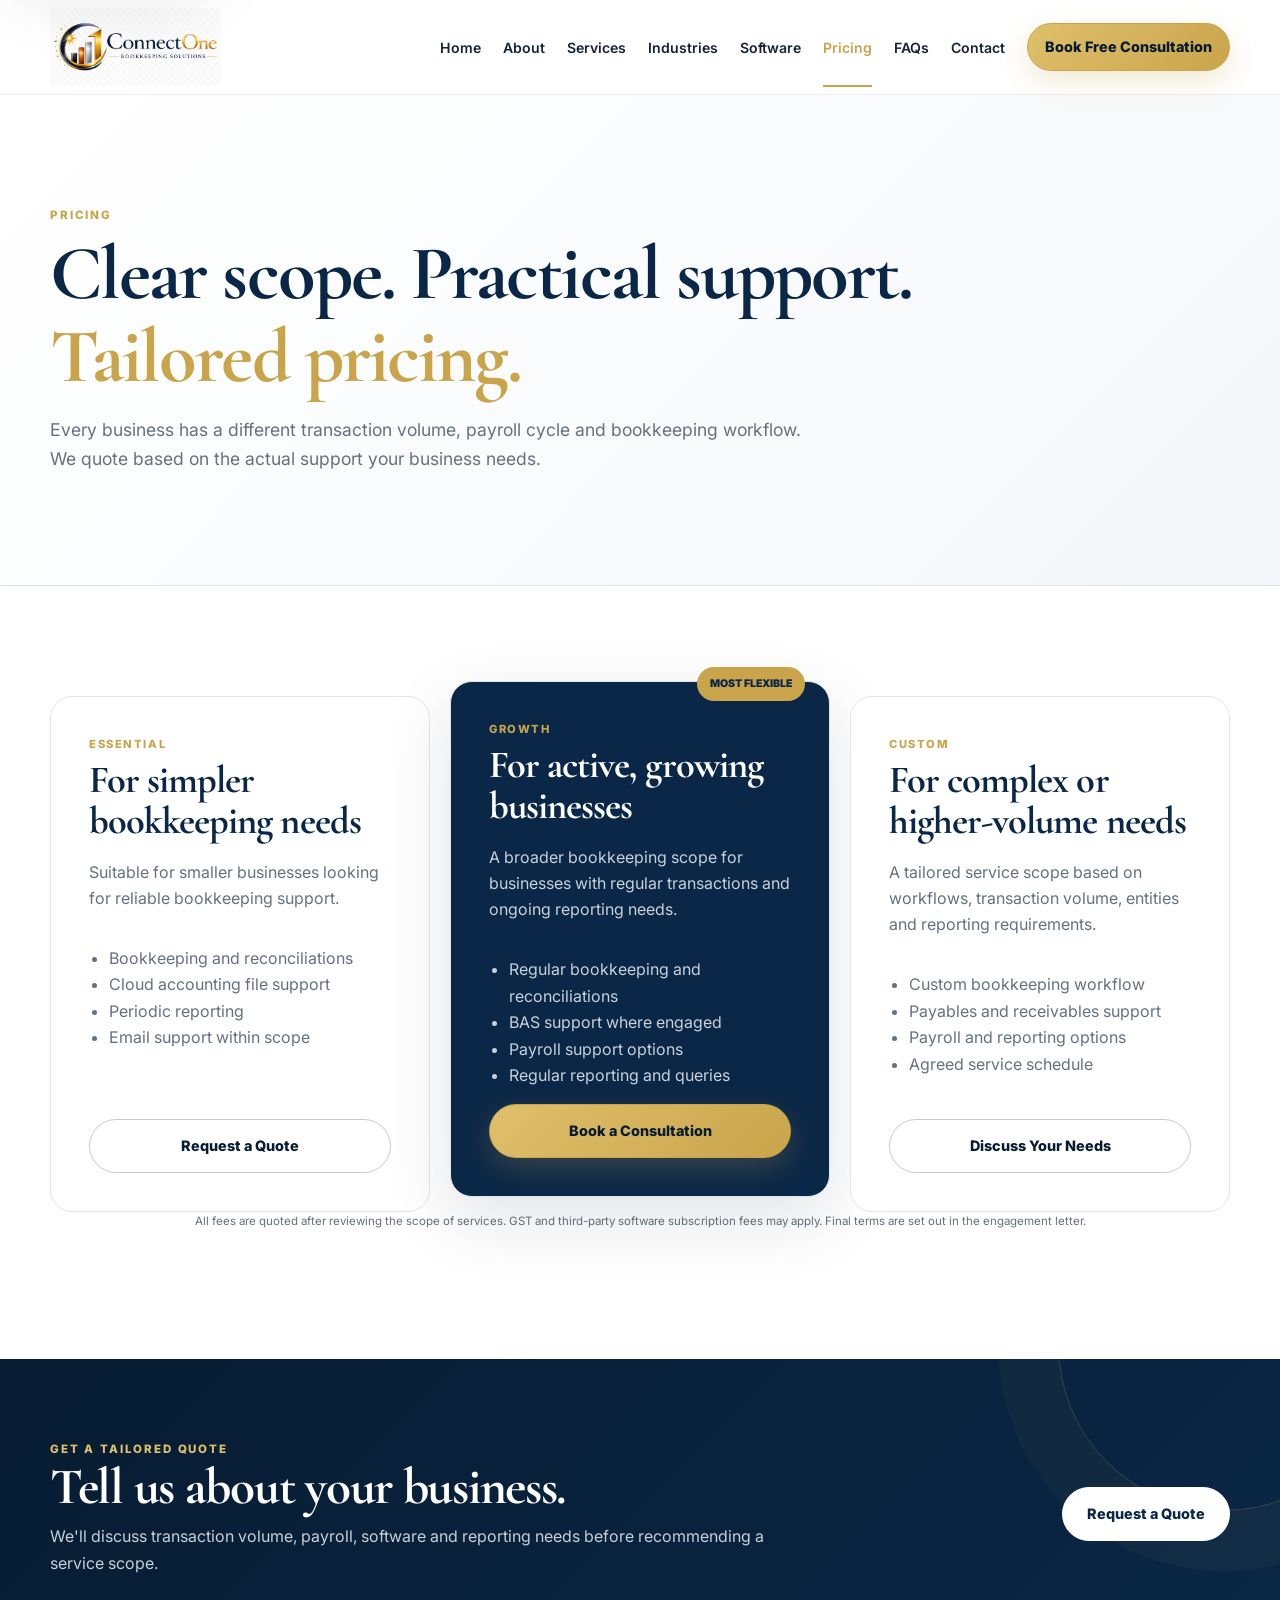
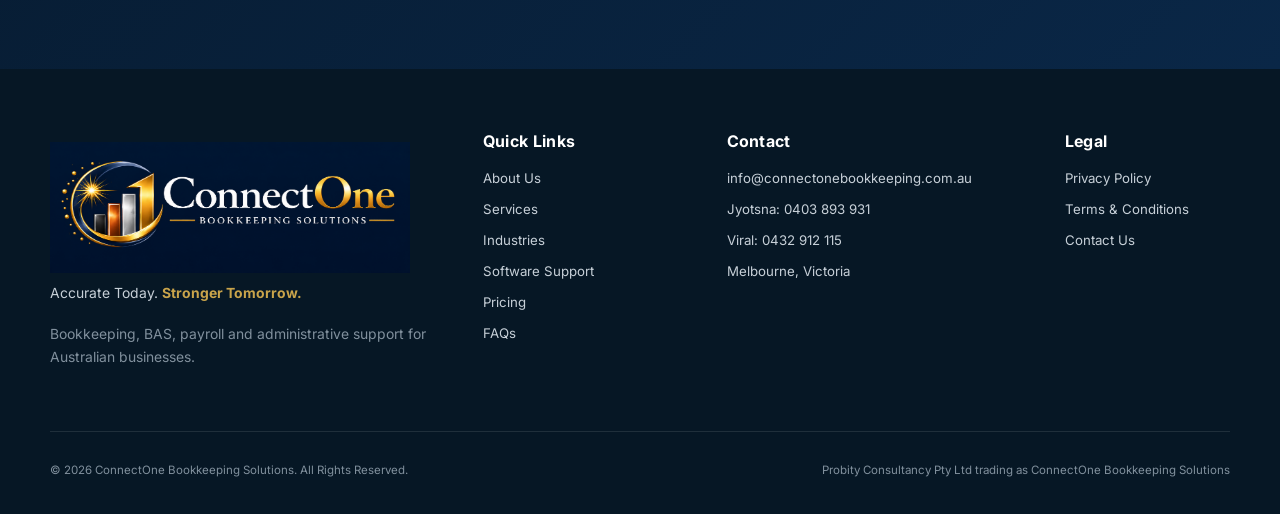
<file: pricing.html>
<!doctype html><html lang="en-AU"><head><meta charset="utf-8"><meta name="viewport" content="width=device-width,initial-scale=1"><title>Bookkeeping Pricing | ConnectOne Bookkeeping Solutions</title><meta name="description" content="Tailored bookkeeping pricing based on transaction volume, payroll requirements, reporting needs and business complexity."><link rel="preconnect" href="https://fonts.googleapis.com"><link rel="preconnect" href="https://fonts.gstatic.com" crossorigin><link href="https://fonts.googleapis.com/css2?family=Cormorant+Garamond:wght@600;700&family=Inter:wght@400;500;600;700&display=swap" rel="stylesheet"><link rel="icon" type="image/png" href="assets/connectone-favicon.png"><link rel="stylesheet" href="styles.css"><meta property="og:title" content="Bookkeeping Pricing | ConnectOne Bookkeeping Solutions"><meta property="og:description" content="Tailored bookkeeping pricing based on transaction volume, payroll requirements, reporting needs and business complexity."><meta property="og:type" content="website"><meta property="og:url" content="https://connectonebookkeeping.com.au/pricing.html"><meta name="twitter:card" content="summary"><link rel="canonical" href="https://connectonebookkeeping.com.au/pricing.html"></head><body><div data-header></div><main id="main-content">
<section class="page-hero"><div class="container"><span class="eyebrow">Pricing</span><h1>Clear scope. Practical support. <em>Tailored pricing.</em></h1><p>Every business has a different transaction volume, payroll cycle and bookkeeping workflow. We quote based on the actual support your business needs.</p></div></section>
<section class="section"><div class="container pricing-grid">
<article class="price-card"><span class="plan">Essential</span><h2>For simpler bookkeeping needs</h2><p>Suitable for smaller businesses looking for reliable bookkeeping support.</p><ul><li>Bookkeeping and reconciliations</li><li>Cloud accounting file support</li><li>Periodic reporting</li><li>Email support within scope</li></ul><a class="btn btn-ghost" href="contact.html">Request a Quote</a></article>
<article class="price-card featured"><span class="popular">MOST FLEXIBLE</span><span class="plan">Growth</span><h2>For active, growing businesses</h2><p>A broader bookkeeping scope for businesses with regular transactions and ongoing reporting needs.</p><ul><li>Regular bookkeeping and reconciliations</li><li>BAS support where engaged</li><li>Payroll support options</li><li>Regular reporting and queries</li></ul><a class="btn" href="contact.html">Book a Consultation</a></article>
<article class="price-card"><span class="plan">Custom</span><h2>For complex or higher-volume needs</h2><p>A tailored service scope based on workflows, transaction volume, entities and reporting requirements.</p><ul><li>Custom bookkeeping workflow</li><li>Payables and receivables support</li><li>Payroll and reporting options</li><li>Agreed service schedule</li></ul><a class="btn btn-ghost" href="contact.html">Discuss Your Needs</a></article>
</div><p class="fine center-text">All fees are quoted after reviewing the scope of services. GST and third-party software subscription fees may apply. Final terms are set out in the engagement letter.</p></section>
<section class="cta"><div class="container cta-grid"><div><span class="eyebrow light">Get a tailored quote</span><h2>Tell us about your business.</h2><p>We'll discuss transaction volume, payroll, software and reporting needs before recommending a service scope.</p></div><a class="btn btn-light" href="contact.html">Request a Quote</a></div></section></main><div data-footer></div><script src="script.js"></script></body></html>
</file>
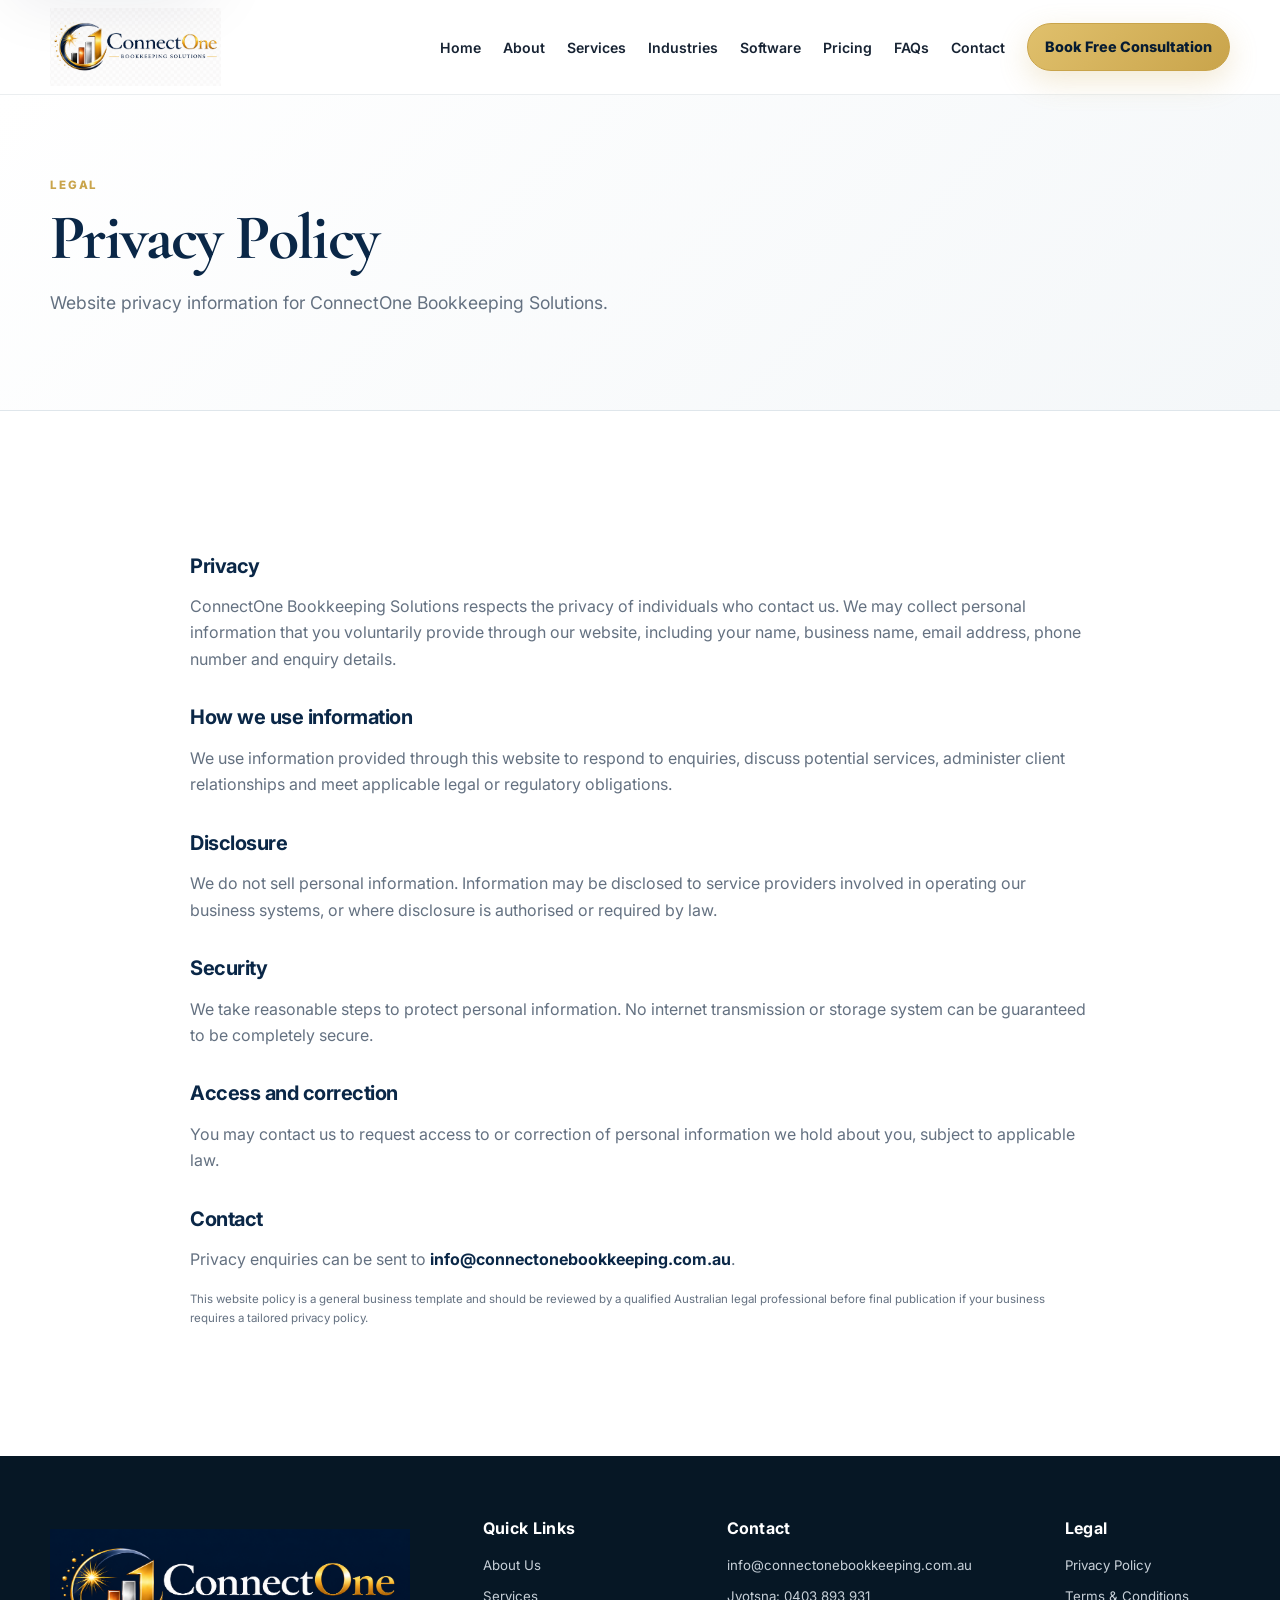
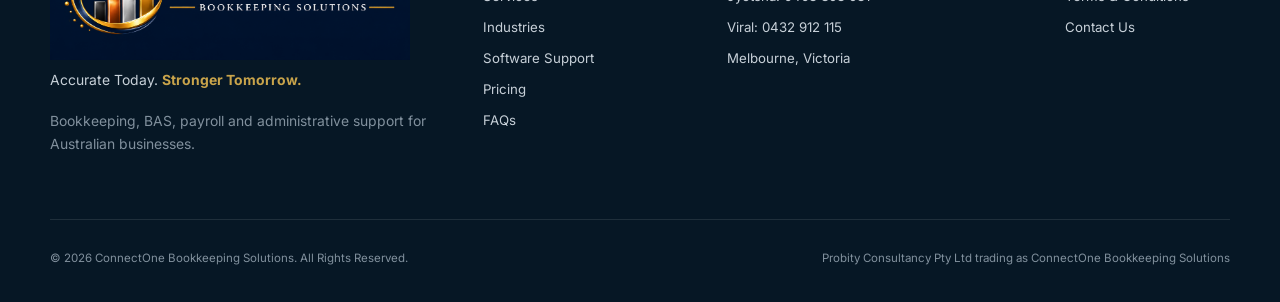
<file: privacy.html>
<!doctype html><html lang="en-AU"><head><meta charset="utf-8"><meta name="viewport" content="width=device-width,initial-scale=1"><title>Privacy Policy | ConnectOne Bookkeeping Solutions</title><link rel="preconnect" href="https://fonts.googleapis.com"><link rel="preconnect" href="https://fonts.gstatic.com" crossorigin><link href="https://fonts.googleapis.com/css2?family=Cormorant+Garamond:wght@600;700&family=Inter:wght@400;500;600;700&display=swap" rel="stylesheet"><link rel="icon" type="image/png" href="assets/connectone-favicon.png"><link rel="stylesheet" href="styles.css"><meta property="og:title" content="Privacy Policy | ConnectOne Bookkeeping Solutions"><meta property="og:description" content="Professional bookkeeping support for Australian businesses."><meta property="og:type" content="website"><meta property="og:url" content="https://connectonebookkeeping.com.au/privacy.html"><meta name="twitter:card" content="summary"><link rel="canonical" href="https://connectonebookkeeping.com.au/privacy.html"></head><body><div data-header></div><main id="main-content"><section class="page-hero compact"><div class="container"><span class="eyebrow">Legal</span><h1>Privacy Policy</h1><p>Website privacy information for ConnectOne Bookkeeping Solutions.</p></div></section><section class="section"><div class="container legal">
<h2>Privacy</h2><p>ConnectOne Bookkeeping Solutions respects the privacy of individuals who contact us. We may collect personal information that you voluntarily provide through our website, including your name, business name, email address, phone number and enquiry details.</p>
<h2>How we use information</h2><p>We use information provided through this website to respond to enquiries, discuss potential services, administer client relationships and meet applicable legal or regulatory obligations.</p>
<h2>Disclosure</h2><p>We do not sell personal information. Information may be disclosed to service providers involved in operating our business systems, or where disclosure is authorised or required by law.</p>
<h2>Security</h2><p>We take reasonable steps to protect personal information. No internet transmission or storage system can be guaranteed to be completely secure.</p>
<h2>Access and correction</h2><p>You may contact us to request access to or correction of personal information we hold about you, subject to applicable law.</p>
<h2>Contact</h2><p>Privacy enquiries can be sent to <a href="mailto:info@connectonebookkeeping.com.au">info@connectonebookkeeping.com.au</a>.</p>
<p class="fine">This website policy is a general business template and should be reviewed by a qualified Australian legal professional before final publication if your business requires a tailored privacy policy.</p>
</div></section></main><div data-footer></div><script src="script.js"></script></body></html>
</file>
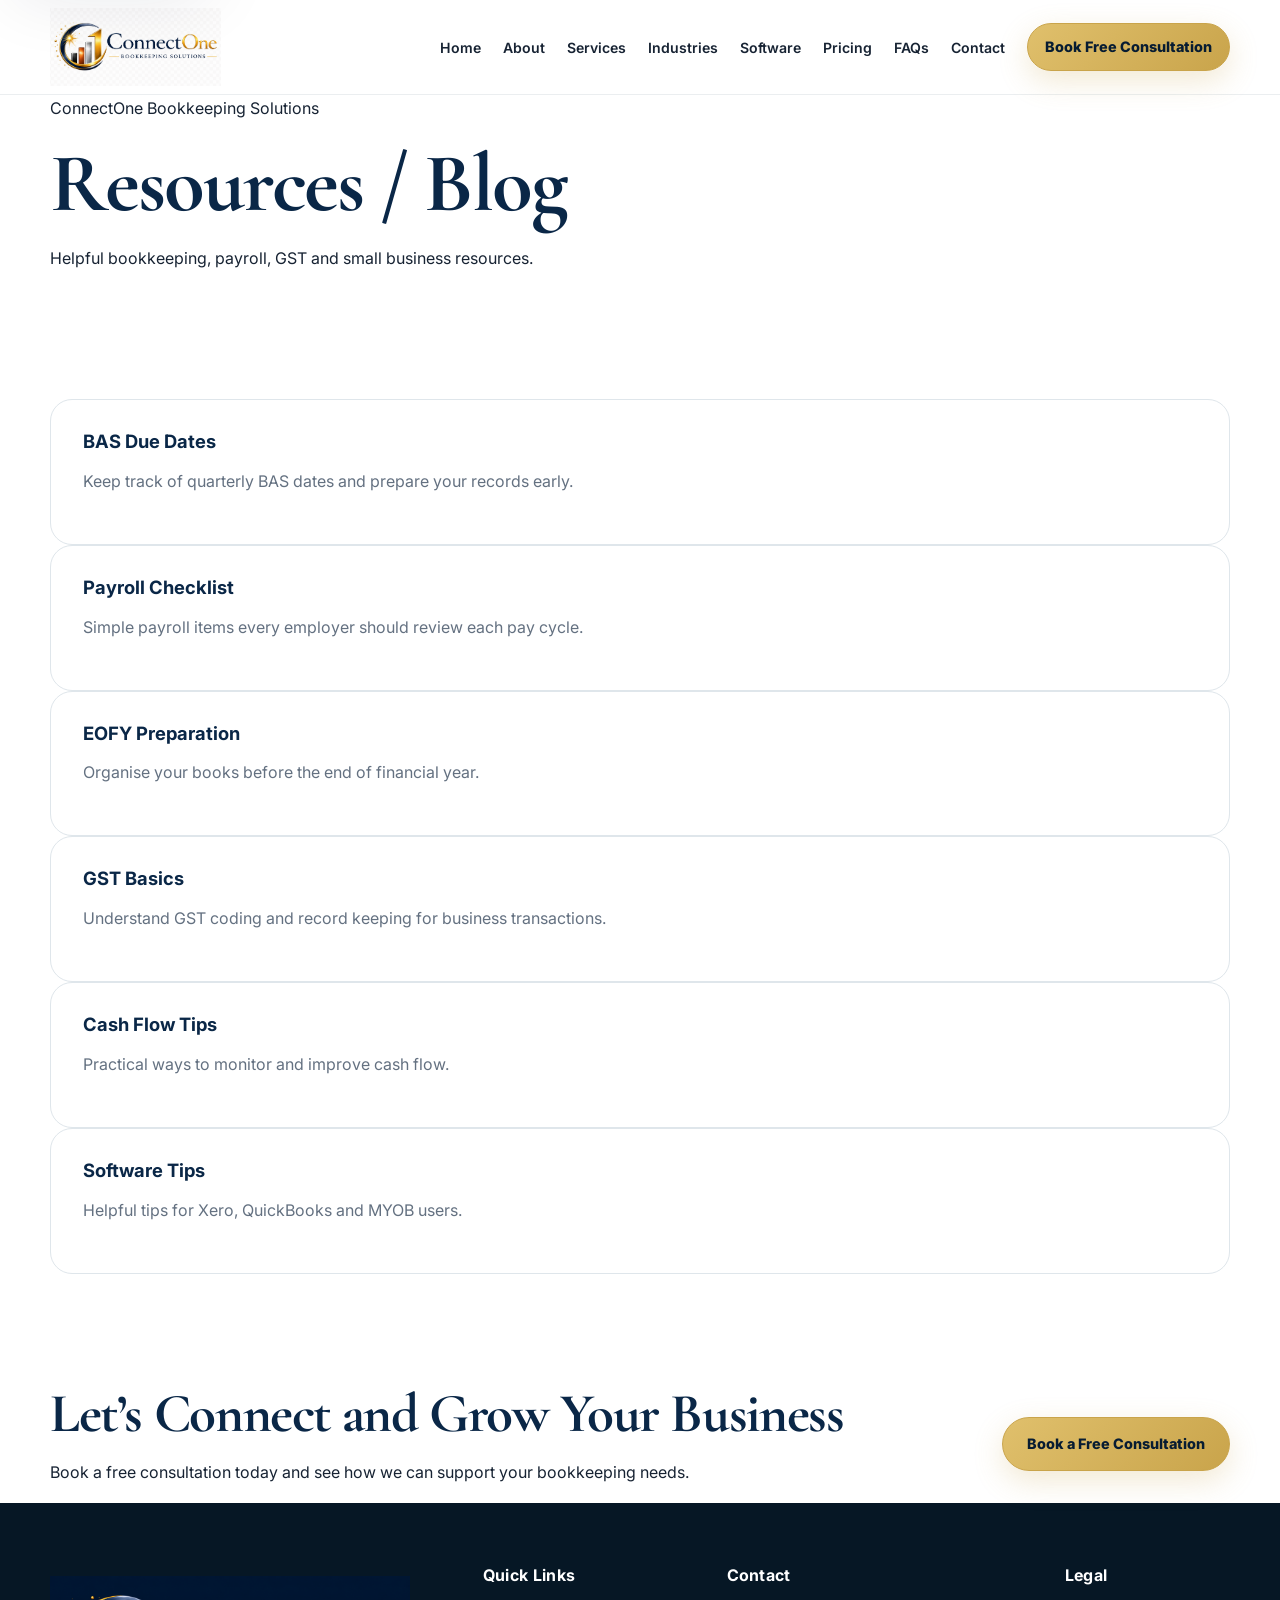
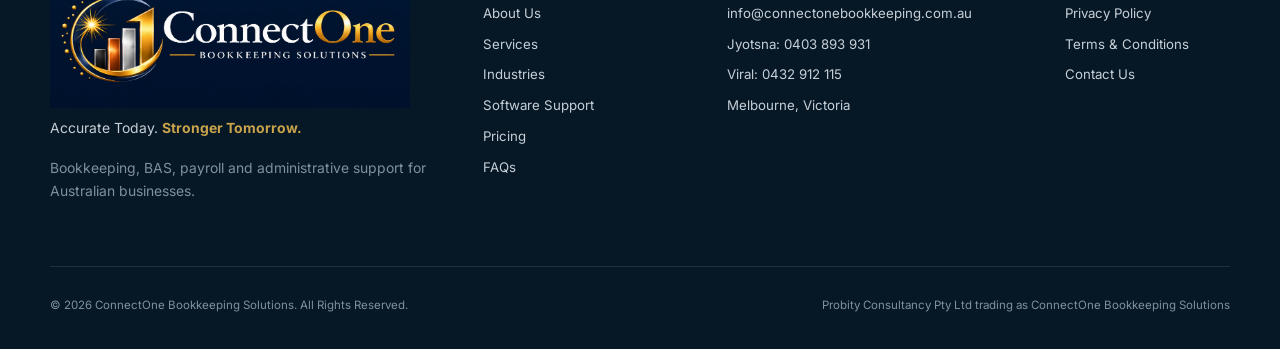
<file: resources.html>
<!doctype html><html lang="en-AU"><head><meta charset="utf-8"><meta name="viewport" content="width=device-width,initial-scale=1"><title>Resources / Blog | ConnectOne Bookkeeping Solutions</title><meta name="description" content="Helpful bookkeeping, payroll, GST and small business resources."><link rel="preconnect" href="https://fonts.googleapis.com"><link rel="preconnect" href="https://fonts.gstatic.com" crossorigin><link href="https://fonts.googleapis.com/css2?family=Cormorant+Garamond:wght@600;700&family=Inter:wght@400;500;600;700&display=swap" rel="stylesheet"><link rel="icon" type="image/png" href="assets/connectone-favicon.png"><link rel="stylesheet" href="styles.css"><link rel="canonical" href="https://connectonebookkeeping.com.au/resources.html"></head><body><div data-header></div><main id="main-content">
<section class="inner-hero">
<div class="container">
<p class="kicker">ConnectOne Bookkeeping Solutions</p>
<h1>Resources / Blog</h1>
<p>Helpful bookkeeping, payroll, GST and small business resources.</p>
</div>
</section>
<section class="section"><div class="container cards-three">
<div class="card"><h3>BAS Due Dates</h3><p>Keep track of quarterly BAS dates and prepare your records early.</p></div>
<div class="card"><h3>Payroll Checklist</h3><p>Simple payroll items every employer should review each pay cycle.</p></div>
<div class="card"><h3>EOFY Preparation</h3><p>Organise your books before the end of financial year.</p></div>
<div class="card"><h3>GST Basics</h3><p>Understand GST coding and record keeping for business transactions.</p></div>
<div class="card"><h3>Cash Flow Tips</h3><p>Practical ways to monitor and improve cash flow.</p></div>
<div class="card"><h3>Software Tips</h3><p>Helpful tips for Xero, QuickBooks and MYOB users.</p></div>
</div></section>
</main><section class="gold-cta">
<div class="container cta-grid">
<div>
<h2>Let’s Connect and Grow Your Business</h2>
<p>Book a free consultation today and see how we can support your bookkeeping needs.</p>
</div>
<a class="btn navy" href="consultation.html">Book a Free Consultation</a>
</div>
</section><div data-footer></div><script src="script.js"></script></body></html>
</file>
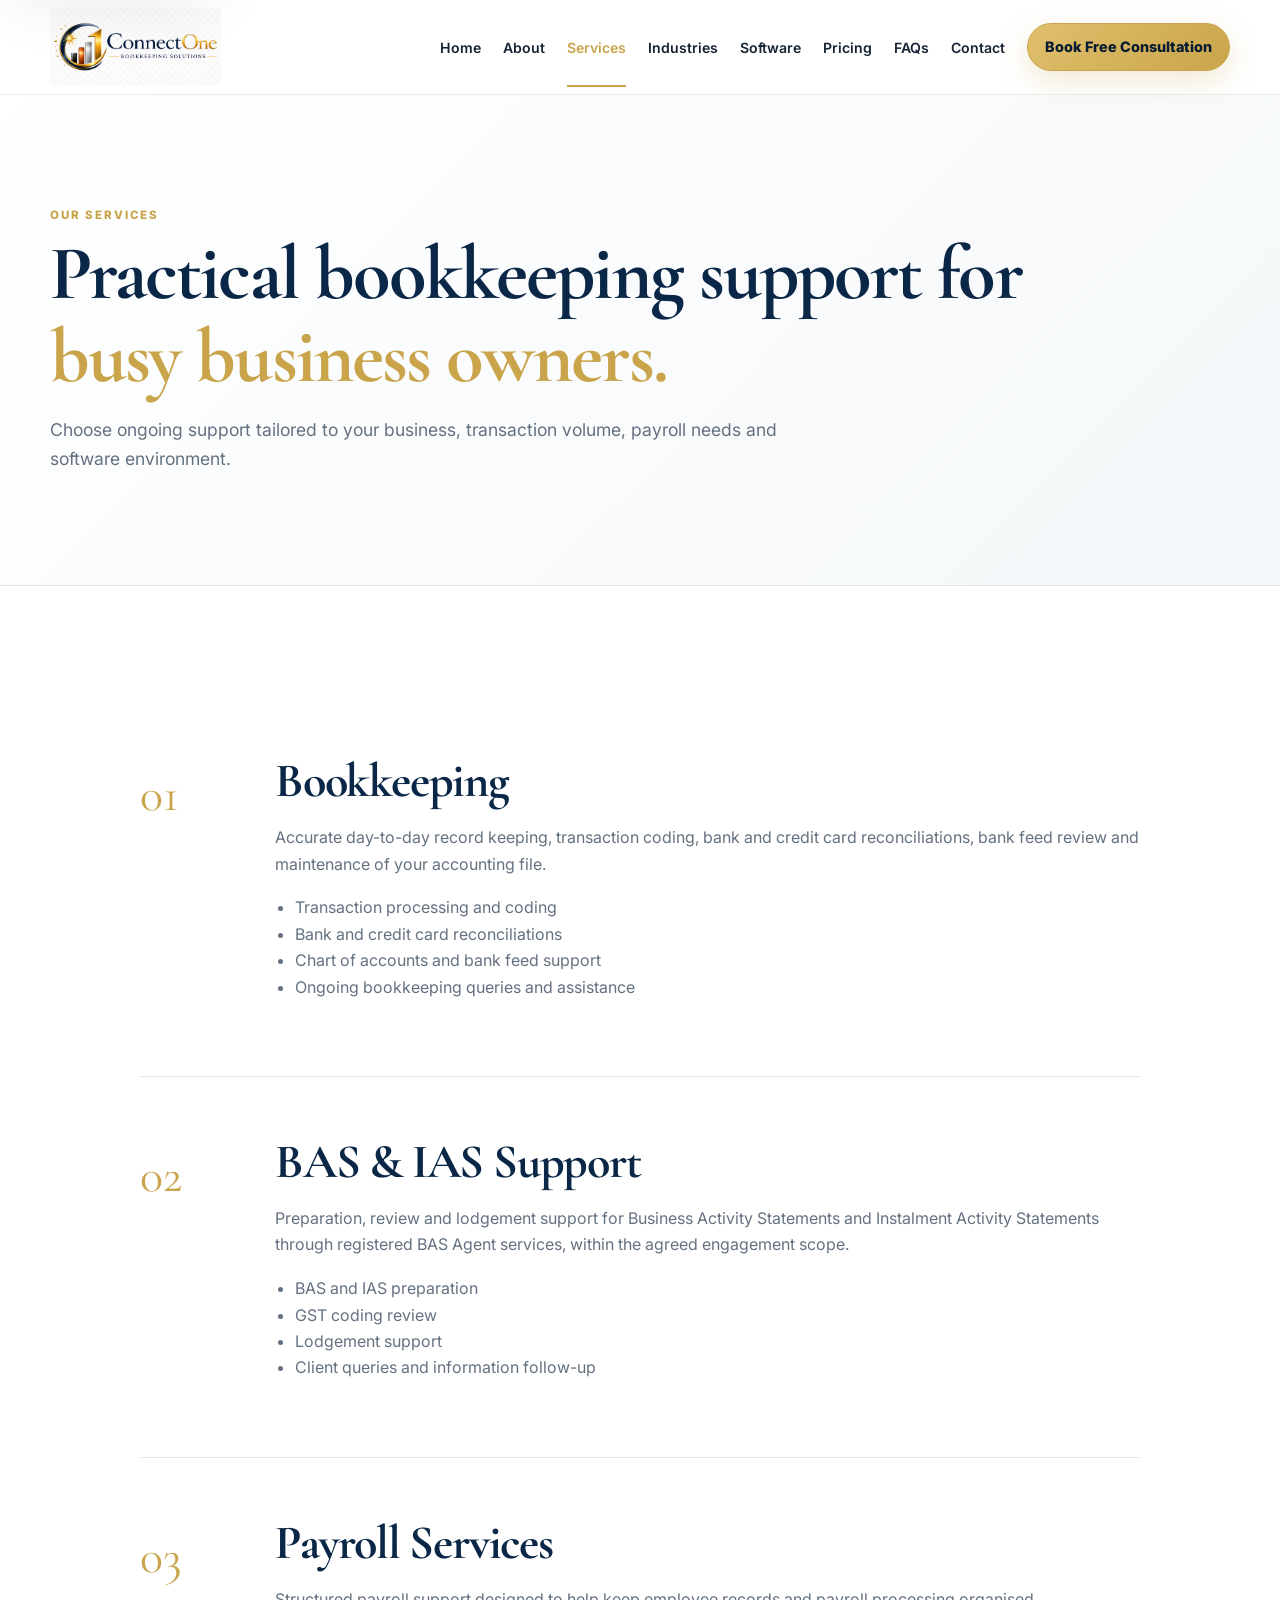
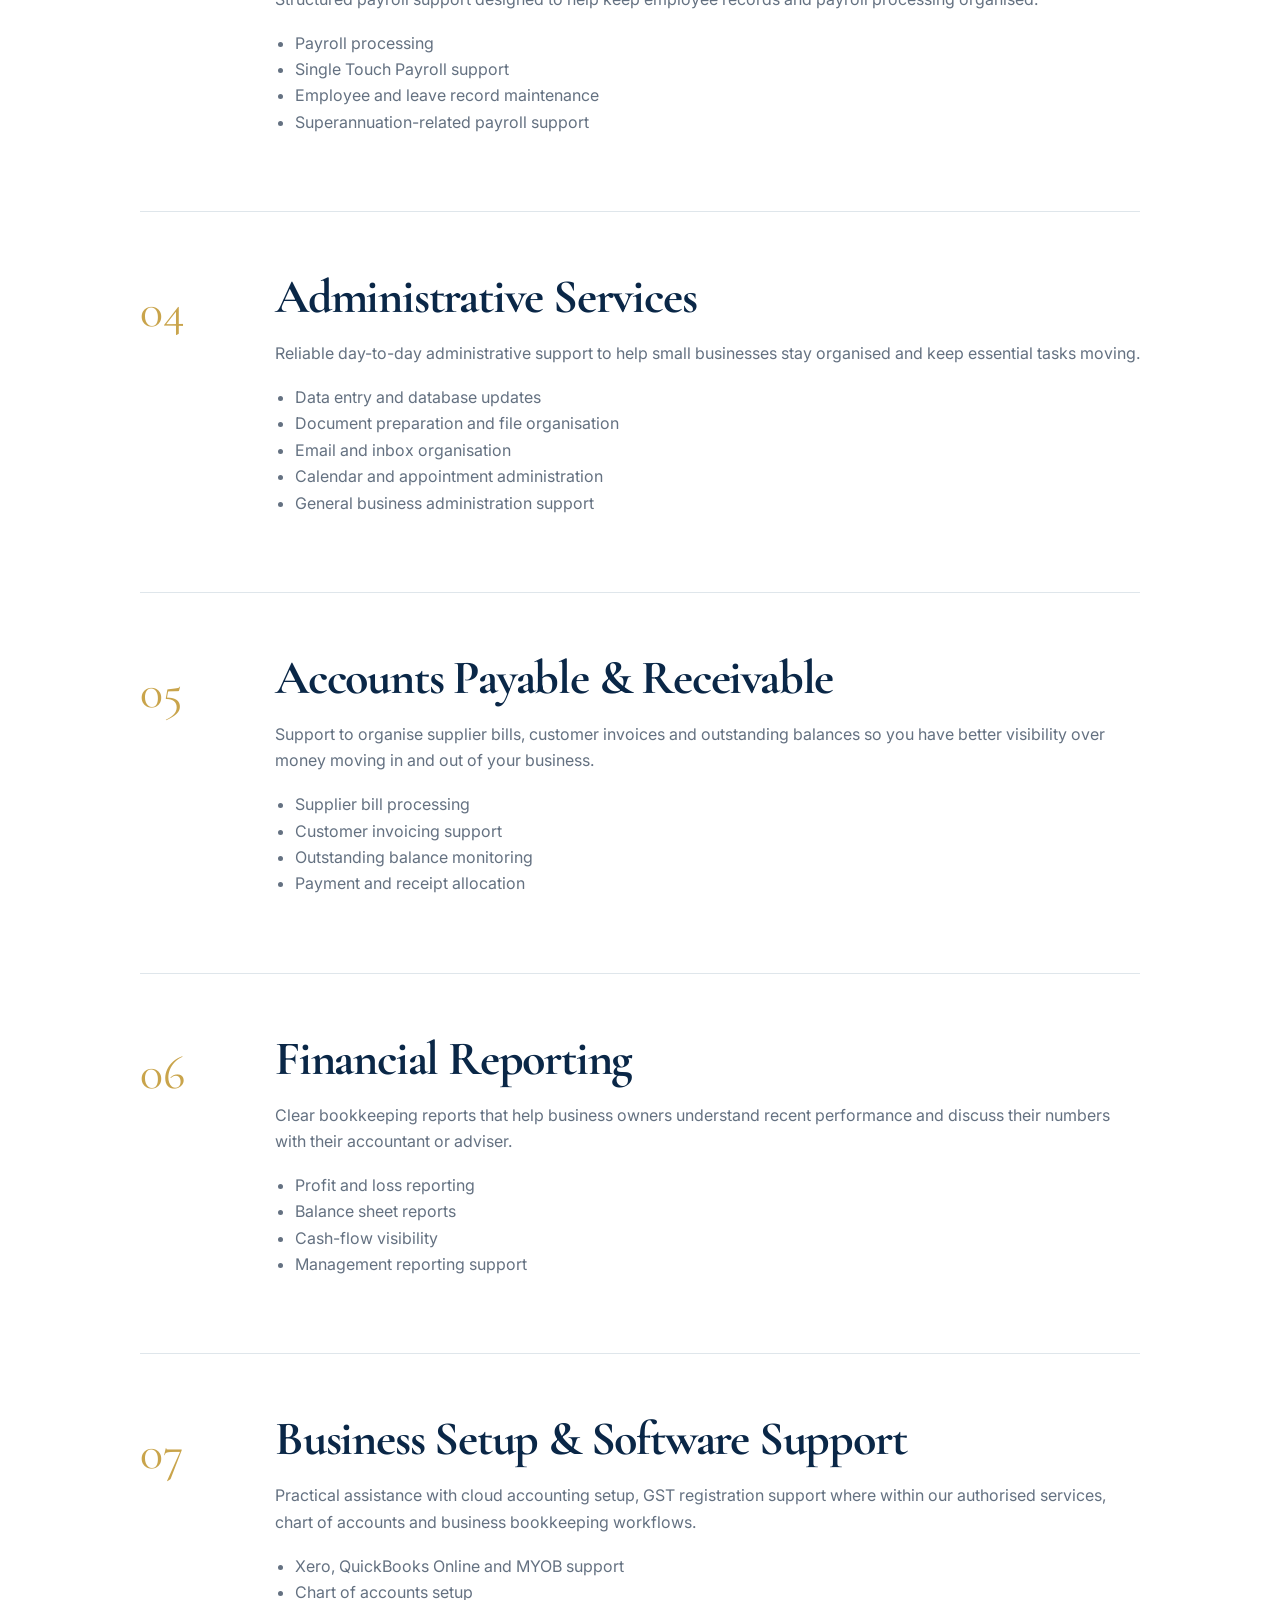
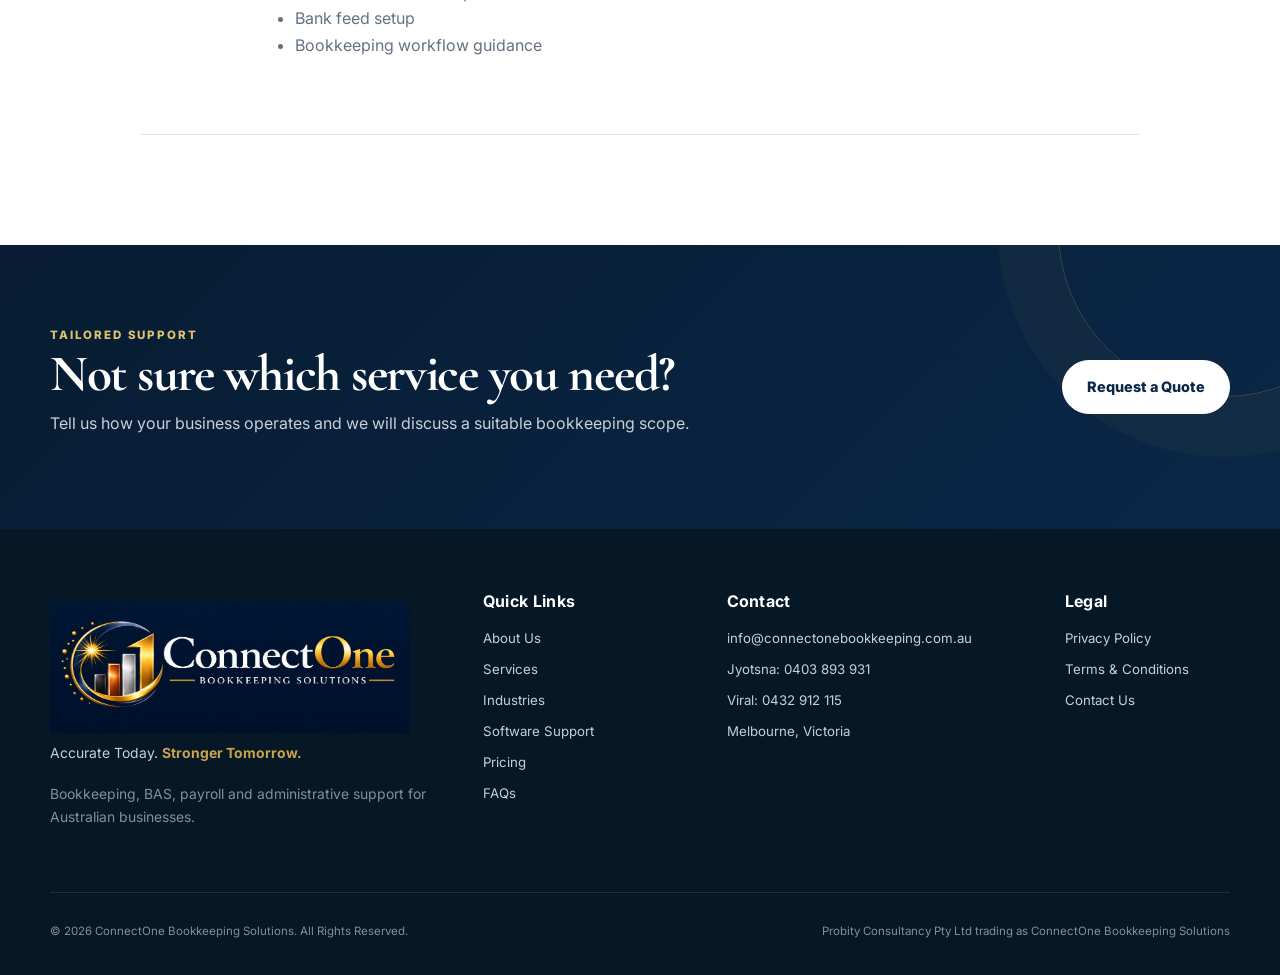
<file: services.html>
<!doctype html><html lang="en-AU"><head><meta charset="utf-8"><meta name="viewport" content="width=device-width,initial-scale=1"><title>Bookkeeping Services | ConnectOne Bookkeeping Solutions</title><meta name="description" content="Bookkeeping, BAS and IAS support, payroll, administrative services, accounts payable and receivable, financial reporting and cloud accounting support."><link rel="preconnect" href="https://fonts.googleapis.com"><link rel="preconnect" href="https://fonts.gstatic.com" crossorigin><link href="https://fonts.googleapis.com/css2?family=Cormorant+Garamond:wght@600;700&family=Inter:wght@400;500;600;700&display=swap" rel="stylesheet"><link rel="icon" type="image/png" href="assets/connectone-favicon.png"><link rel="stylesheet" href="styles.css"><meta property="og:title" content="Bookkeeping Services | ConnectOne Bookkeeping Solutions"><meta property="og:description" content="Bookkeeping, BAS and IAS support, payroll, administrative services, accounts payable and receivable, financial reporting and cloud accounting support."><meta property="og:type" content="website"><meta property="og:url" content="https://connectonebookkeeping.com.au/services.html"><meta name="twitter:card" content="summary"><link rel="canonical" href="https://connectonebookkeeping.com.au/services.html"></head><body><div data-header></div><main id="main-content">
<section class="page-hero"><div class="container"><span class="eyebrow">Our services</span><h1>Practical bookkeeping support for <em>busy business owners.</em></h1><p>Choose ongoing support tailored to your business, transaction volume, payroll needs and software environment.</p></div></section>
<section class="section"><div class="container service-list">
<article id="bookkeeping" class="service-row"><span>01</span><div><h2>Bookkeeping</h2><p>Accurate day-to-day record keeping, transaction coding, bank and credit card reconciliations, bank feed review and maintenance of your accounting file.</p><ul><li>Transaction processing and coding</li><li>Bank and credit card reconciliations</li><li>Chart of accounts and bank feed support</li><li>Ongoing bookkeeping queries and assistance</li></ul></div></article>
<article id="bas" class="service-row"><span>02</span><div><h2>BAS & IAS Support</h2><p>Preparation, review and lodgement support for Business Activity Statements and Instalment Activity Statements through registered BAS Agent services, within the agreed engagement scope.</p><ul><li>BAS and IAS preparation</li><li>GST coding review</li><li>Lodgement support</li><li>Client queries and information follow-up</li></ul></div></article>
<article id="payroll" class="service-row"><span>03</span><div><h2>Payroll Services</h2><p>Structured payroll support designed to help keep employee records and payroll processing organised.</p><ul><li>Payroll processing</li><li>Single Touch Payroll support</li><li>Employee and leave record maintenance</li><li>Superannuation-related payroll support</li></ul></div></article>
<article id="admin" class="service-row"><span>04</span><div><h2>Administrative Services</h2><p>Reliable day-to-day administrative support to help small businesses stay organised and keep essential tasks moving.</p><ul><li>Data entry and database updates</li><li>Document preparation and file organisation</li><li>Email and inbox organisation</li><li>Calendar and appointment administration</li><li>General business administration support</li></ul></div></article><article id="accounts" class="service-row"><span>05</span><div><h2>Accounts Payable & Receivable</h2><p>Support to organise supplier bills, customer invoices and outstanding balances so you have better visibility over money moving in and out of your business.</p><ul><li>Supplier bill processing</li><li>Customer invoicing support</li><li>Outstanding balance monitoring</li><li>Payment and receipt allocation</li></ul></div></article>
<article id="reporting" class="service-row"><span>06</span><div><h2>Financial Reporting</h2><p>Clear bookkeeping reports that help business owners understand recent performance and discuss their numbers with their accountant or adviser.</p><ul><li>Profit and loss reporting</li><li>Balance sheet reports</li><li>Cash-flow visibility</li><li>Management reporting support</li></ul></div></article>
<article class="service-row"><span>07</span><div><h2>Business Setup & Software Support</h2><p>Practical assistance with cloud accounting setup, GST registration support where within our authorised services, chart of accounts and business bookkeeping workflows.</p><ul><li>Xero, QuickBooks Online and MYOB support</li><li>Chart of accounts setup</li><li>Bank feed setup</li><li>Bookkeeping workflow guidance</li></ul></div></article>
</div></section><section class="cta"><div class="container cta-grid"><div><span class="eyebrow light">Tailored support</span><h2>Not sure which service you need?</h2><p>Tell us how your business operates and we will discuss a suitable bookkeeping scope.</p></div><a class="btn btn-light" href="contact.html">Request a Quote</a></div></section></main><div data-footer></div><script src="script.js"></script></body></html>
</file>
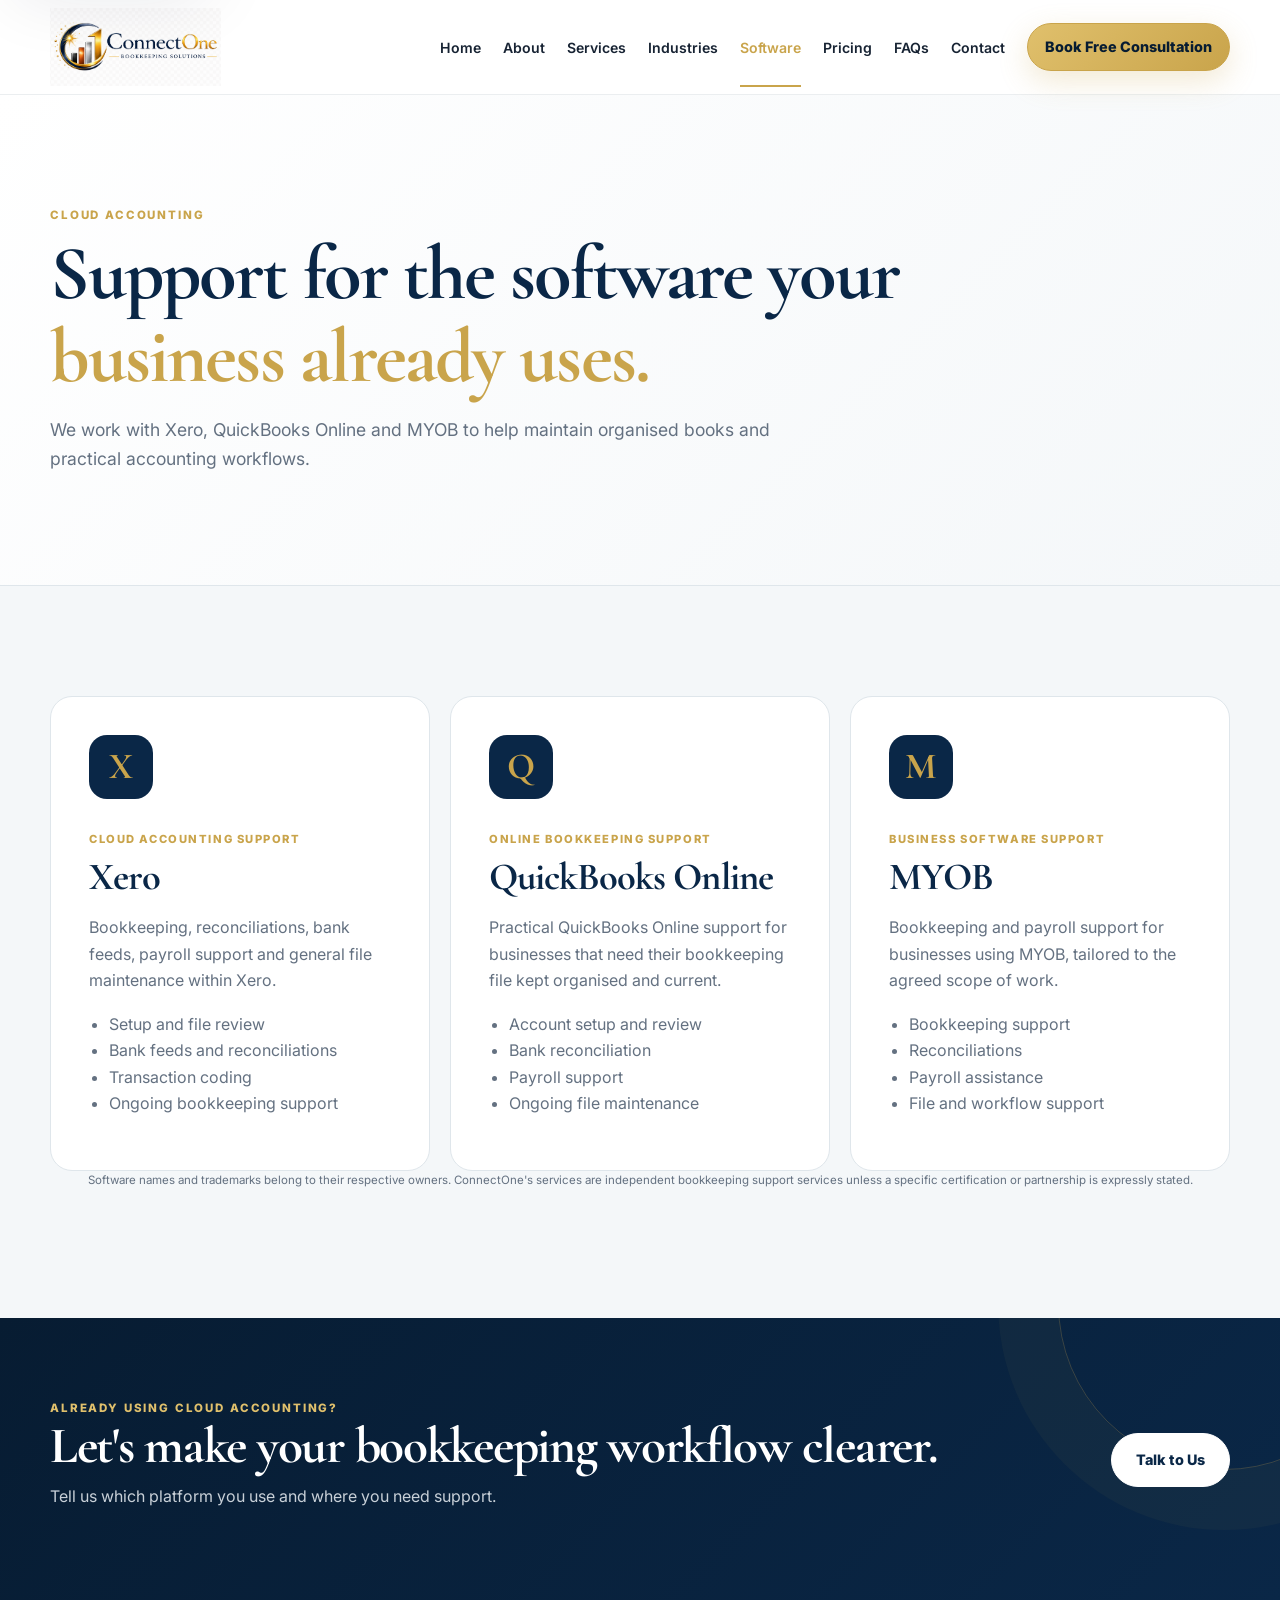
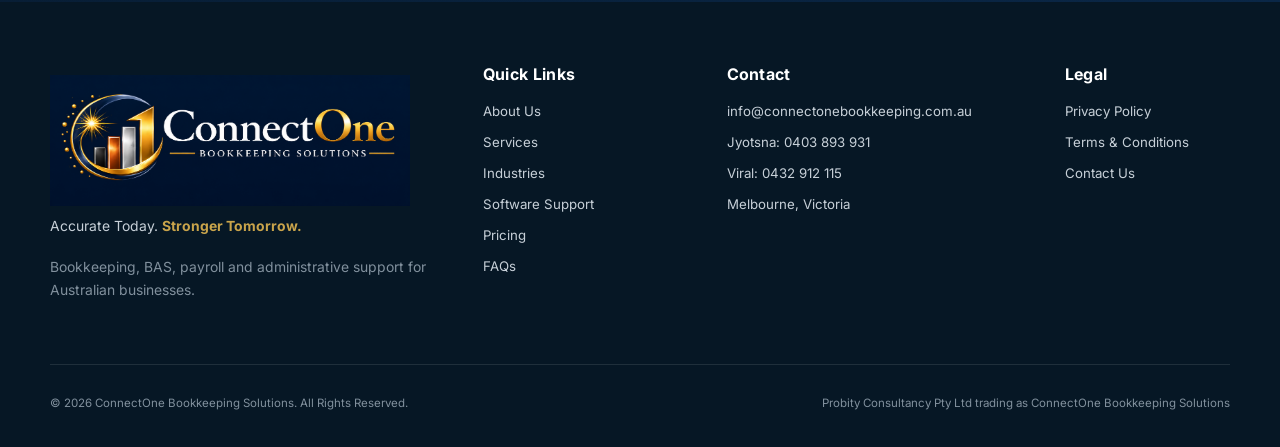
<file: software.html>
<!doctype html><html lang="en-AU"><head><meta charset="utf-8"><meta name="viewport" content="width=device-width,initial-scale=1"><title>Accounting Software Support | Xero, QuickBooks & MYOB</title><meta name="description" content="Cloud accounting support for Xero, QuickBooks Online and MYOB from ConnectOne Bookkeeping Solutions."><link rel="preconnect" href="https://fonts.googleapis.com"><link rel="preconnect" href="https://fonts.gstatic.com" crossorigin><link href="https://fonts.googleapis.com/css2?family=Cormorant+Garamond:wght@600;700&family=Inter:wght@400;500;600;700&display=swap" rel="stylesheet"><link rel="icon" type="image/png" href="assets/connectone-favicon.png"><link rel="stylesheet" href="styles.css"><meta property="og:title" content="Accounting Software Support | Xero, QuickBooks & MYOB"><meta property="og:description" content="Cloud accounting support for Xero, QuickBooks Online and MYOB from ConnectOne Bookkeeping Solutions."><meta property="og:type" content="website"><meta property="og:url" content="https://connectonebookkeeping.com.au/software.html"><meta name="twitter:card" content="summary"><link rel="canonical" href="https://connectonebookkeeping.com.au/software.html"></head><body><div data-header></div><main id="main-content">
<section class="page-hero"><div class="container"><span class="eyebrow">Cloud accounting</span><h1>Support for the software your <em>business already uses.</em></h1><p>We work with Xero, QuickBooks Online and MYOB to help maintain organised books and practical accounting workflows.</p></div></section>
<section class="section soft"><div class="container"><div class="software-cards">
<article class="software-card"><div class="software-logo">X</div><span>Cloud accounting support</span><h2>Xero</h2><p>Bookkeeping, reconciliations, bank feeds, payroll support and general file maintenance within Xero.</p><ul><li>Setup and file review</li><li>Bank feeds and reconciliations</li><li>Transaction coding</li><li>Ongoing bookkeeping support</li></ul></article>
<article class="software-card"><div class="software-logo">Q</div><span>Online bookkeeping support</span><h2>QuickBooks Online</h2><p>Practical QuickBooks Online support for businesses that need their bookkeeping file kept organised and current.</p><ul><li>Account setup and review</li><li>Bank reconciliation</li><li>Payroll support</li><li>Ongoing file maintenance</li></ul></article>
<article class="software-card"><div class="software-logo">M</div><span>Business software support</span><h2>MYOB</h2><p>Bookkeeping and payroll support for businesses using MYOB, tailored to the agreed scope of work.</p><ul><li>Bookkeeping support</li><li>Reconciliations</li><li>Payroll assistance</li><li>File and workflow support</li></ul></article>
</div><p class="fine center-text">Software names and trademarks belong to their respective owners. ConnectOne's services are independent bookkeeping support services unless a specific certification or partnership is expressly stated.</p></div></section>
<section class="cta"><div class="container cta-grid"><div><span class="eyebrow light">Already using cloud accounting?</span><h2>Let's make your bookkeeping workflow clearer.</h2><p>Tell us which platform you use and where you need support.</p></div><a class="btn btn-light" href="contact.html">Talk to Us</a></div></section></main><div data-footer></div><script src="script.js"></script></body></html>
</file>
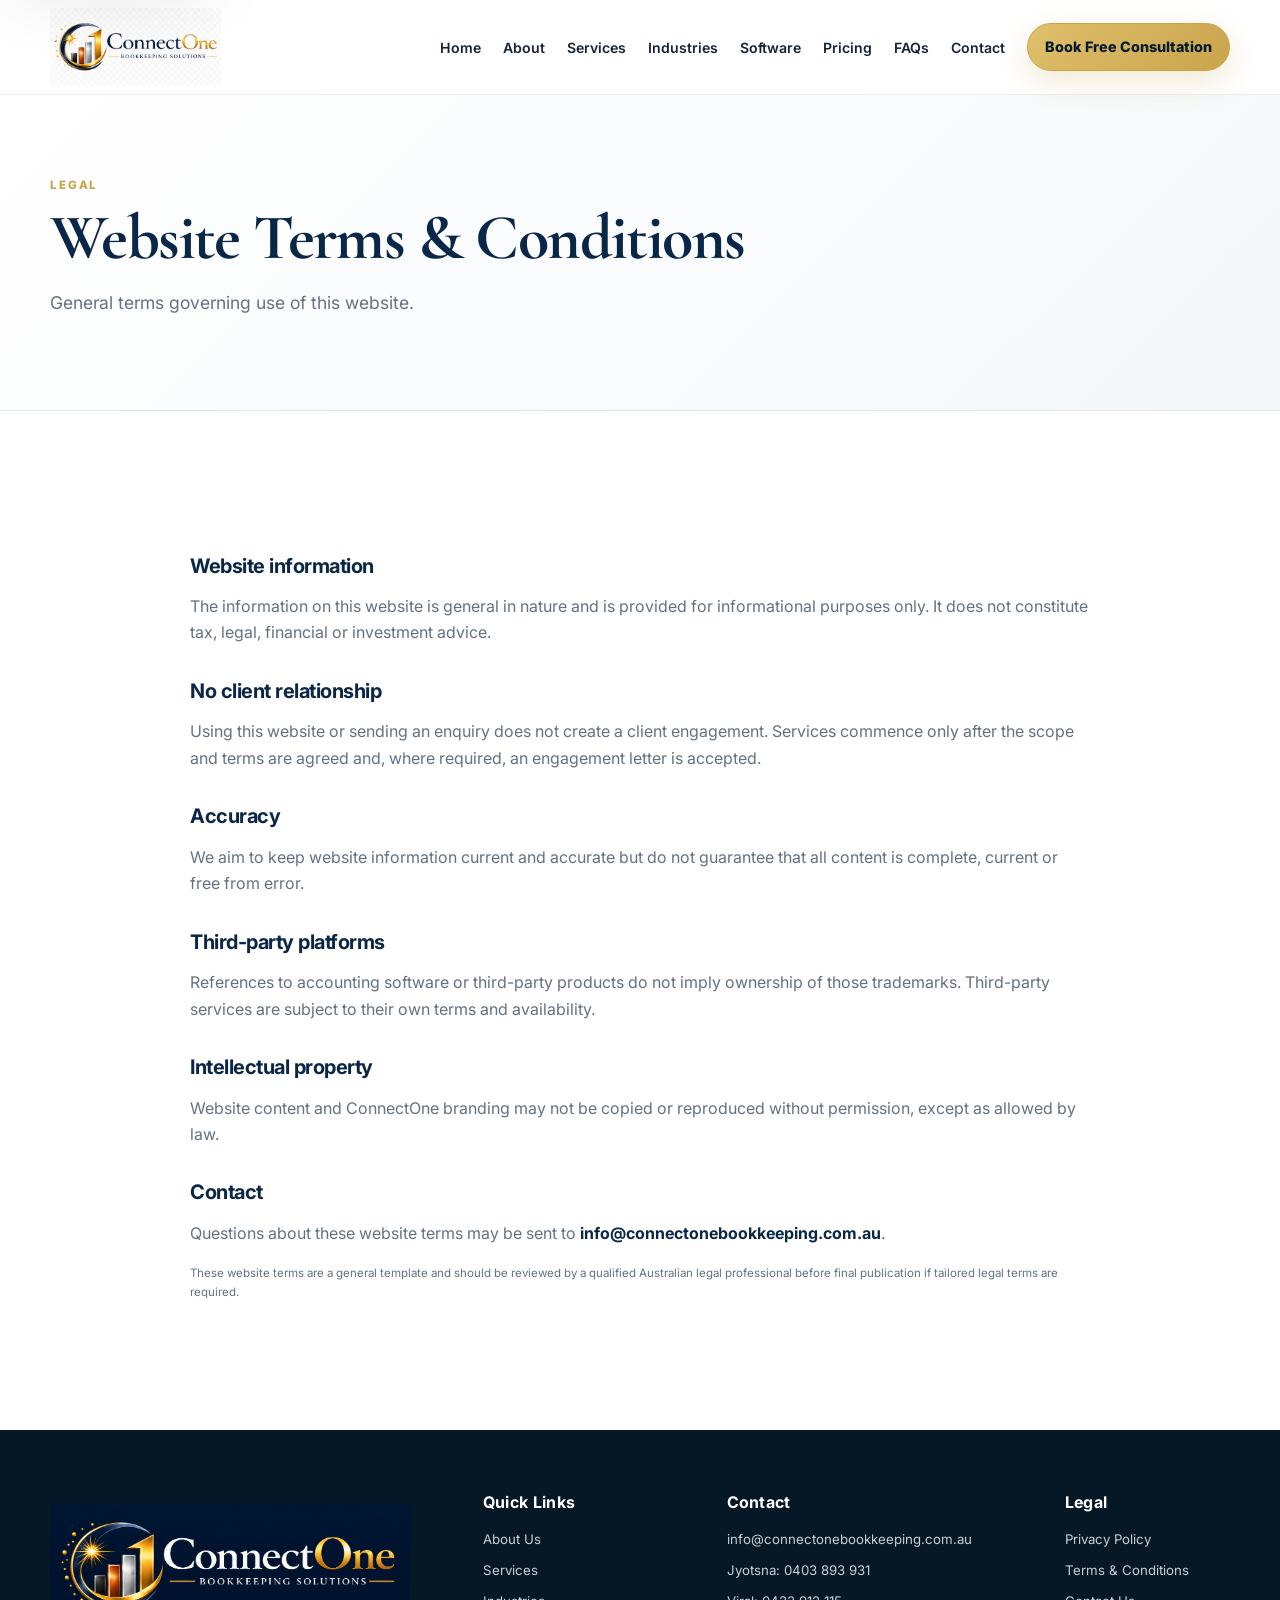
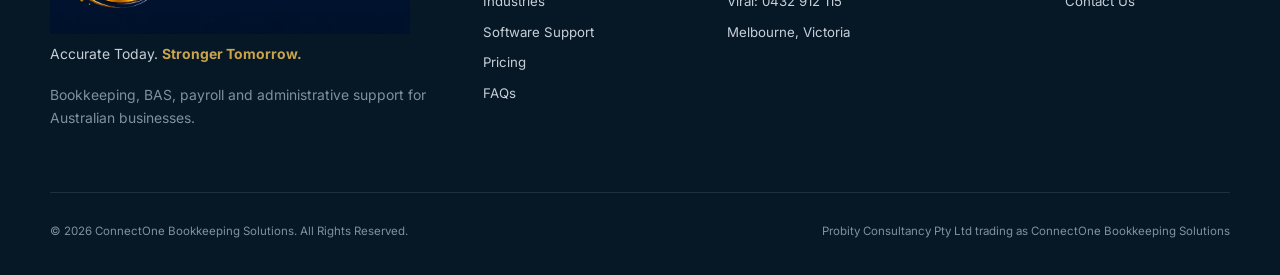
<file: terms.html>
<!doctype html><html lang="en-AU"><head><meta charset="utf-8"><meta name="viewport" content="width=device-width,initial-scale=1"><title>Terms & Conditions | ConnectOne Bookkeeping Solutions</title><link rel="preconnect" href="https://fonts.googleapis.com"><link rel="preconnect" href="https://fonts.gstatic.com" crossorigin><link href="https://fonts.googleapis.com/css2?family=Cormorant+Garamond:wght@600;700&family=Inter:wght@400;500;600;700&display=swap" rel="stylesheet"><link rel="icon" type="image/png" href="assets/connectone-favicon.png"><link rel="stylesheet" href="styles.css"><meta property="og:title" content="Terms & Conditions | ConnectOne Bookkeeping Solutions"><meta property="og:description" content="Professional bookkeeping support for Australian businesses."><meta property="og:type" content="website"><meta property="og:url" content="https://connectonebookkeeping.com.au/terms.html"><meta name="twitter:card" content="summary"><link rel="canonical" href="https://connectonebookkeeping.com.au/terms.html"></head><body><div data-header></div><main id="main-content"><section class="page-hero compact"><div class="container"><span class="eyebrow">Legal</span><h1>Website Terms & Conditions</h1><p>General terms governing use of this website.</p></div></section><section class="section"><div class="container legal">
<h2>Website information</h2><p>The information on this website is general in nature and is provided for informational purposes only. It does not constitute tax, legal, financial or investment advice.</p>
<h2>No client relationship</h2><p>Using this website or sending an enquiry does not create a client engagement. Services commence only after the scope and terms are agreed and, where required, an engagement letter is accepted.</p>
<h2>Accuracy</h2><p>We aim to keep website information current and accurate but do not guarantee that all content is complete, current or free from error.</p>
<h2>Third-party platforms</h2><p>References to accounting software or third-party products do not imply ownership of those trademarks. Third-party services are subject to their own terms and availability.</p>
<h2>Intellectual property</h2><p>Website content and ConnectOne branding may not be copied or reproduced without permission, except as allowed by law.</p>
<h2>Contact</h2><p>Questions about these website terms may be sent to <a href="mailto:info@connectonebookkeeping.com.au">info@connectonebookkeeping.com.au</a>.</p>
<p class="fine">These website terms are a general template and should be reviewed by a qualified Australian legal professional before final publication if tailored legal terms are required.</p>
</div></section></main><div data-footer></div><script src="script.js"></script></body></html>
</file>
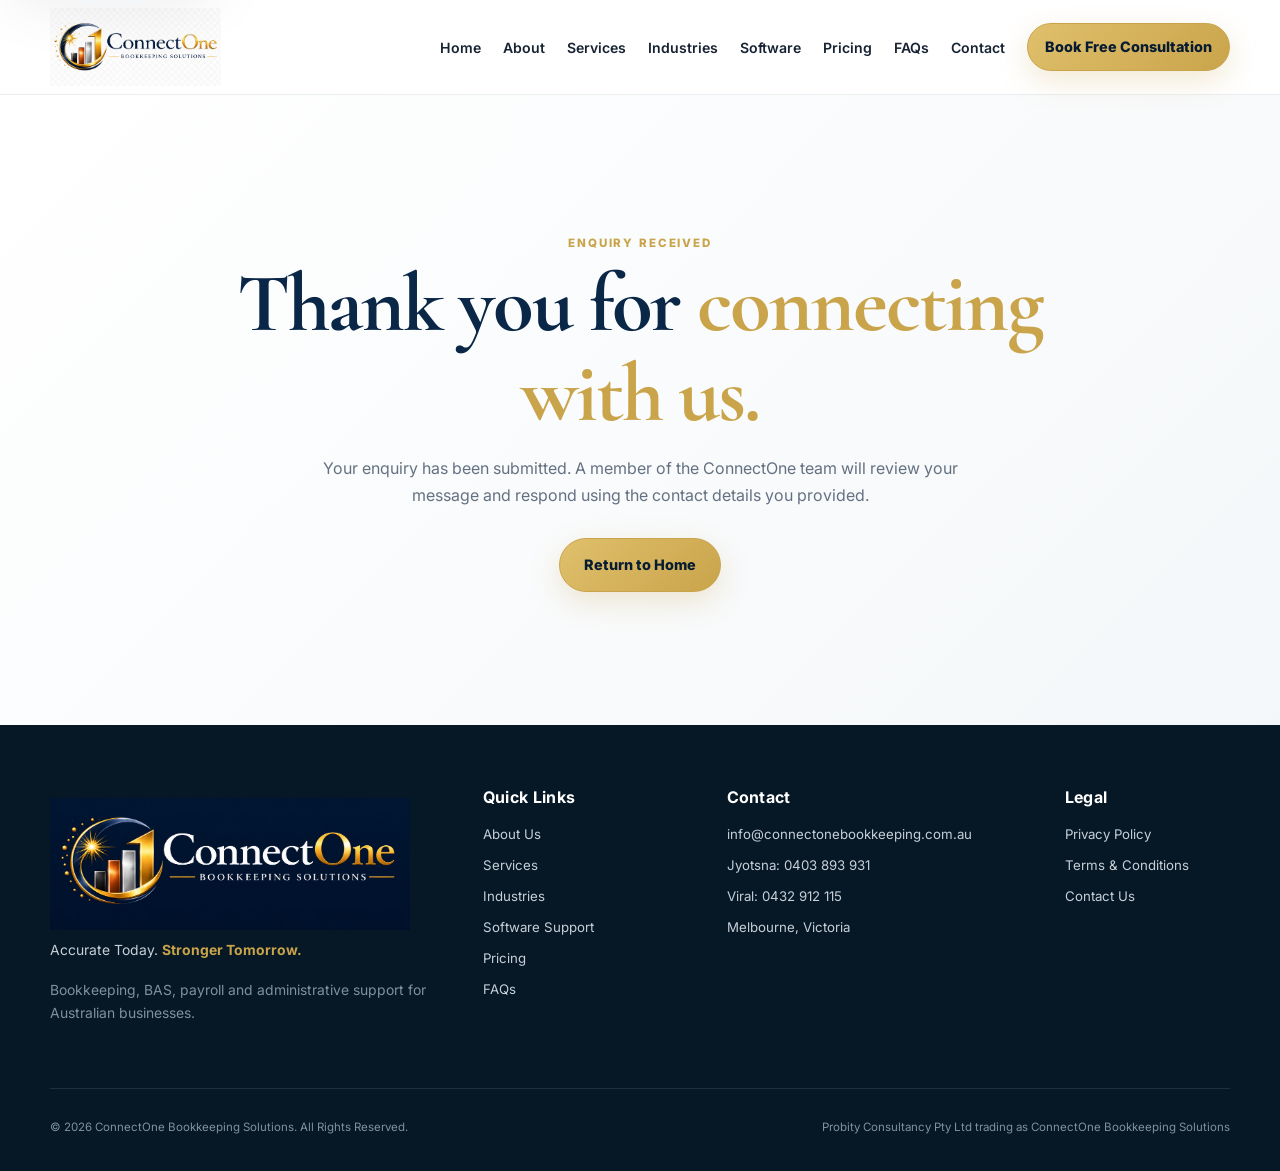
<file: thanks.html>
<!doctype html><html lang="en-AU"><head><meta charset="utf-8"><meta name="viewport" content="width=device-width,initial-scale=1"><title>Thank You | ConnectOne Bookkeeping Solutions</title><link rel="preconnect" href="https://fonts.googleapis.com"><link rel="preconnect" href="https://fonts.gstatic.com" crossorigin><link href="https://fonts.googleapis.com/css2?family=Cormorant+Garamond:wght@600;700&family=Inter:wght@400;500;600;700&display=swap" rel="stylesheet"><link rel="icon" type="image/png" href="assets/connectone-favicon.png"><link rel="stylesheet" href="styles.css"><meta property="og:title" content="Thank You | ConnectOne Bookkeeping Solutions"><meta property="og:description" content="Professional bookkeeping support for Australian businesses."><meta property="og:type" content="website"><meta property="og:url" content="https://connectonebookkeeping.com.au/thanks.html"><meta name="twitter:card" content="summary"><link rel="canonical" href="https://connectonebookkeeping.com.au/thanks.html"></head><body><div data-header></div><main id="main-content"><section class="thank-you"><div class="container"><span class="eyebrow">Enquiry received</span><h1>Thank you for <em>connecting with us.</em></h1><p>Your enquiry has been submitted. A member of the ConnectOne team will review your message and respond using the contact details you provided.</p><a class="btn" href="index.html">Return to Home</a></div></section></main><div data-footer></div><script src="script.js"></script></body></html>
</file>
<file: styles.css>
:root{--navy:#0a2747;--navy2:#071c32;--gold:#c9a44b;--gold2:#e0c06c;--ink:#172333;--muted:#647181;--soft:#f4f7f9;--white:#fff;--line:#dfe6eb;--radius:22px;--shadow:0 22px 70px rgba(7,28,50,.12)}
*{box-sizing:border-box}html{scroll-behavior:smooth}body{margin:0;font-family:Inter,Arial,sans-serif;color:var(--ink);background:#fff;line-height:1.65}a{color:inherit;text-decoration:none}p{margin:0 0 1.1rem}h1,h2,h3,h4{margin:0 0 1rem;line-height:1.08}h1,h2{font-family:"Cormorant Garamond",Georgia,serif;color:var(--navy);letter-spacing:-.025em}h1{font-size:clamp(3.4rem,6.5vw,7.1rem)}h2{font-size:clamp(2.5rem,4.3vw,4.7rem)}h3{color:var(--navy);font-size:1.15rem}em{font-style:normal;color:var(--gold)}.container{width:min(1180px,calc(100% - 40px));margin:auto}.site-header{position:sticky;top:0;z-index:100;background:rgba(255,255,255,.91);backdrop-filter:blur(16px);border-bottom:1px solid rgba(10,39,71,.08)}.nav-wrap{min-height:82px;display:flex;align-items:center;justify-content:space-between;gap:22px}.brand{display:flex;align-items:center;gap:12px;min-width:255px}.brand>span:last-child{display:flex;flex-direction:column}.brand strong{font-family:"Cormorant Garamond",serif;font-size:1.75rem;color:var(--navy);line-height:.9}.brand strong span{color:var(--gold)}.brand small{font-size:.55rem;letter-spacing:.18em;font-weight:700;color:var(--navy);margin-top:6px}.brand-mark{width:45px;height:45px;border:3px solid var(--navy);border-right-color:var(--gold);border-radius:50%;display:flex;align-items:flex-end;justify-content:center;gap:3px;padding:8px 7px;transform:rotate(-8deg);position:relative}.brand-mark:after{content:"✦";position:absolute;color:var(--gold);font-size:12px;top:-7px;right:1px;background:#fff;border-radius:50%}.brand-mark i{display:block;width:6px;border-radius:4px 4px 1px 1px;transform:rotate(8deg)}.brand-mark i:nth-child(1){height:10px;background:var(--navy)}.brand-mark i:nth-child(2){height:18px;background:#aab3bc}.brand-mark i:nth-child(3){height:26px;background:linear-gradient(var(--gold2),var(--gold))}.nav{display:flex;align-items:center;gap:22px;font-size:.88rem;font-weight:600}.nav a:not(.btn){padding:29px 0 25px;border-bottom:2px solid transparent}.nav a.active,.nav a:not(.btn):hover{color:var(--gold);border-color:var(--gold)}.menu-btn{display:none;border:0;background:none;font-size:1.6rem;color:var(--navy)}.btn{display:inline-flex;align-items:center;justify-content:center;border:1px solid var(--gold);background:linear-gradient(135deg,var(--gold2),var(--gold));color:var(--navy2);padding:14px 24px;border-radius:999px;font-weight:800;font-size:.9rem;box-shadow:0 10px 30px rgba(201,164,75,.24);transition:.25s}.btn:hover{transform:translateY(-2px);box-shadow:0 15px 35px rgba(201,164,75,.34)}.btn-small{padding:11px 17px}.btn-ghost{background:transparent;border-color:rgba(10,39,71,.24);box-shadow:none}.btn-dark{background:var(--navy);color:#fff;border-color:var(--navy)}.btn-light{background:#fff;color:var(--navy);border-color:#fff;box-shadow:none}.text-link{font-weight:800;color:var(--navy);border-bottom:1px solid var(--gold);padding-bottom:4px}.hero{min-height:730px;position:relative;overflow:hidden;background:linear-gradient(120deg,#fff 0%,#fff 50%,#f2f6f8 100%);display:flex;align-items:center}.hero:before{content:"";position:absolute;width:620px;height:620px;border:1px solid rgba(201,164,75,.18);border-radius:50%;right:-300px;top:-220px;box-shadow:0 0 0 90px rgba(201,164,75,.035),0 0 0 180px rgba(10,39,71,.025)}.hero-glow{position:absolute;width:440px;height:440px;background:radial-gradient(circle,rgba(201,164,75,.16),transparent 70%);left:-180px;bottom:-180px}.hero-grid{display:grid;grid-template-columns:1.05fr .95fr;gap:70px;align-items:center;position:relative;z-index:2}.hero-copy h1{margin:.25rem 0 1.25rem}.eyebrow{text-transform:uppercase;letter-spacing:.16em;font-size:.72rem;font-weight:800;color:var(--gold)}.eyebrow.light{color:var(--gold2)}.lead{font-size:1.13rem;color:var(--muted);max-width:680px}.actions{display:flex;gap:12px;margin:30px 0 22px;flex-wrap:wrap}.software-line{font-size:.84rem;color:var(--muted);display:flex;gap:10px;flex-wrap:wrap}.software-line strong{color:var(--navy)}.hero-visual{position:relative;min-height:530px;display:flex;align-items:center;justify-content:center}.visual-shell{width:92%;background:rgba(255,255,255,.9);border:1px solid rgba(10,39,71,.08);border-radius:30px;padding:25px;box-shadow:var(--shadow);transform:rotate(1.5deg)}.visual-top,.chart-title{display:flex;justify-content:space-between;align-items:center}.visual-top{color:var(--navy);font-weight:800;padding-bottom:18px;border-bottom:1px solid var(--line)}.visual-top b{color:#bec6cd;letter-spacing:4px}.metric-grid{display:grid;grid-template-columns:1fr 1fr;gap:14px;margin:18px 0}.metric,.chart-card,.status-row{border:1px solid var(--line);border-radius:17px;background:#fff}.metric{padding:18px}.metric small,.metric span{display:block;color:var(--muted);font-size:.72rem}.metric strong{display:block;font-family:"Cormorant Garamond",serif;font-size:2.2rem;color:var(--navy);line-height:1.1;margin:5px 0}.metric .up{color:#378a62}.chart-card{padding:20px}.chart-title span{font-weight:800;color:var(--navy)}.chart-title small{color:var(--muted)}.bars{height:170px;display:flex;align-items:flex-end;gap:13px;border-bottom:1px solid var(--line);padding:18px 5px 0}.bars i{flex:1;min-width:10px;border-radius:8px 8px 2px 2px;background:linear-gradient(to top,var(--navy),#315f89);position:relative}.bars i:nth-last-child(-n+2){background:linear-gradient(to top,var(--gold),var(--gold2))}.status-row{display:flex;align-items:center;gap:12px;padding:15px;margin-top:14px}.status-row>strong{margin-left:auto;color:#378a62}.status-row small{display:block;color:var(--muted);font-size:.72rem}.status-dot{width:10px;height:10px;border-radius:50%;background:#4caf7d;box-shadow:0 0 0 6px rgba(76,175,125,.12)}.floating-card{position:absolute;background:#fff;border:1px solid var(--line);border-radius:16px;padding:13px 16px;display:flex;align-items:center;gap:11px;box-shadow:0 15px 40px rgba(7,28,50,.14);font-size:.8rem}.floating-card>span{width:34px;height:34px;border-radius:50%;display:grid;place-items:center;background:#f5edd7;color:var(--navy);font-weight:900}.floating-card small{display:block;color:var(--muted)}.fc-one{left:-10px;top:100px}.fc-two{right:-10px;bottom:65px}.trust-strip{background:var(--navy);color:#fff}.trust-grid{display:grid;grid-template-columns:repeat(4,1fr);min-height:86px;align-items:center}.trust-grid div{padding:0 22px;border-right:1px solid rgba(255,255,255,.14);font-size:.83rem;font-weight:600}.trust-grid div:last-child{border:0}.trust-grid span{color:var(--gold);margin-right:9px}.section{padding:110px 0}.soft{background:var(--soft)}.split{display:grid;grid-template-columns:1fr 1fr;gap:85px;align-items:start}.section-copy p{font-size:1.03rem;color:var(--muted)}.section-head{max-width:760px;margin:0 auto 55px;text-align:center}.section-head p{color:var(--muted);max-width:650px;margin:auto}.cards{display:grid;gap:18px}.services-grid{grid-template-columns:repeat(3,1fr)}.three{grid-template-columns:repeat(3,1fr)}.card{background:#fff;border:1px solid var(--line);border-radius:var(--radius);padding:32px;transition:.3s;position:relative;overflow:hidden}.card:after{content:"";position:absolute;height:3px;width:0;bottom:0;left:0;background:var(--gold);transition:.3s}.card:hover{transform:translateY(-7px);box-shadow:var(--shadow)}.card:hover:after{width:100%}.card p{color:var(--muted)}.card a{font-size:.83rem;font-weight:800;color:var(--navy)}.icon{width:44px;height:44px;border-radius:13px;display:grid;place-items:center;background:#f4ecd6;color:var(--navy);font-weight:900;margin-bottom:25px}.center{text-align:center;margin-top:38px}.center-text{text-align:center}.why{padding:0;background:var(--navy2);color:#fff}.why-grid{display:grid;grid-template-columns:1fr 1fr}.why-panel{padding:90px 70px 90px 0}.why-panel h2{color:#fff}.why-panel p{color:#c9d1d8;max-width:540px;margin-bottom:28px}.why-list{background:#fff;color:var(--ink);padding:65px;border-radius:42px 0 0 42px}.why-item{display:grid;grid-template-columns:70px 1fr;gap:20px;padding:27px 0;border-bottom:1px solid var(--line)}.why-item:last-child{border:0}.why-item>span{font-family:"Cormorant Garamond",serif;font-size:2.1rem;color:var(--gold)}.why-item p{color:var(--muted)}.industry-grid{display:grid;grid-template-columns:repeat(3,1fr);gap:1px;background:var(--line);border:1px solid var(--line);border-radius:var(--radius);overflow:hidden}.industry-grid span{background:#fff;padding:25px;font-weight:700;color:var(--navy);position:relative}.industry-grid span:before{content:"↗";color:var(--gold);margin-right:12px}.accordion{max-width:850px;margin:auto}.accordion.wide{max-width:950px}.accordion details{background:#fff;border:1px solid var(--line);border-radius:16px;margin:12px 0;padding:0 22px}.accordion summary{cursor:pointer;list-style:none;font-weight:800;color:var(--navy);padding:21px 35px 21px 0;position:relative}.accordion summary::-webkit-details-marker{display:none}.accordion summary:after{content:"+";position:absolute;right:0;font-size:1.5rem;color:var(--gold);font-weight:400}.accordion details[open] summary:after{content:"–"}.accordion details p{color:var(--muted);padding:0 0 20px;margin:0}.cta{background:linear-gradient(135deg,var(--navy2),var(--navy));color:#fff;padding:75px 0;position:relative;overflow:hidden}.cta:after{content:"";position:absolute;width:330px;height:330px;border:1px solid rgba(201,164,75,.25);border-radius:50%;right:-110px;top:-180px;box-shadow:0 0 0 60px rgba(201,164,75,.04)}.cta-grid{display:grid;grid-template-columns:1fr auto;align-items:center;gap:40px;position:relative;z-index:2}.cta h2{color:#fff;font-size:clamp(2.5rem,4vw,4.2rem);margin-bottom:.5rem}.cta p{color:#c8d0d8;max-width:760px}.footer{background:#061725;color:#c7d0d8;padding:70px 0 25px}.footer-grid{display:grid;grid-template-columns:1.6fr .8fr 1.2fr .7fr;gap:55px}.brand-footer{margin-bottom:25px}.brand-footer strong,.brand-footer small{color:#fff}.brand-footer strong span{color:var(--gold)}.brand-footer .brand-mark:after{background:#061725}.footer h4{color:#fff;margin-bottom:18px}.footer a,.footer span{display:block;font-size:.83rem;margin:9px 0}.footer a:hover{color:var(--gold)}.footer p{font-size:.87rem}.footer b{color:var(--gold)}.muted{color:#81909d}.footer-bottom{border-top:1px solid rgba(255,255,255,.1);margin-top:45px;padding-top:20px;display:flex;justify-content:space-between;gap:20px}.footer-bottom span{font-size:.72rem;color:#81909d}.page-hero{background:linear-gradient(135deg,#fff,#f4f7f9);padding:105px 0 95px;border-bottom:1px solid var(--line)}.page-hero h1{max-width:1000px;font-size:clamp(3.4rem,6vw,6.3rem);margin:.4rem 0 1rem}.page-hero p{max-width:760px;color:var(--muted);font-size:1.1rem}.page-hero.compact{padding:75px 0}.page-hero.compact h1{font-size:4rem}.service-list{max-width:1000px}.service-row{display:grid;grid-template-columns:100px 1fr;gap:35px;padding:60px 0;border-bottom:1px solid var(--line)}.service-row>span{font-family:"Cormorant Garamond",serif;font-size:3rem;color:var(--gold)}.service-row h2{font-size:3rem}.service-row p,.service-row li{color:var(--muted)}.service-row ul,.software-card ul,.price-card ul{padding-left:20px}.software-cards{display:grid;grid-template-columns:repeat(3,1fr);gap:20px}.software-card,.price-card{background:#fff;border:1px solid var(--line);border-radius:var(--radius);padding:38px}.software-logo{width:64px;height:64px;border-radius:18px;background:var(--navy);color:var(--gold);display:grid;place-items:center;font-family:"Cormorant Garamond",serif;font-weight:700;font-size:2.3rem;margin-bottom:25px}.software-card>span,.plan{font-size:.7rem;letter-spacing:.14em;text-transform:uppercase;font-weight:800;color:var(--gold)}.software-card h2,.price-card h2{font-size:2.4rem;margin-top:6px}.software-card p,.software-card li,.price-card p,.price-card li{color:var(--muted)}.fine{font-size:.72rem!important;color:var(--muted)!important}.pricing-grid{display:grid;grid-template-columns:repeat(3,1fr);gap:20px;align-items:stretch}.price-card{position:relative;display:flex;flex-direction:column}.price-card ul{flex:1}.price-card.featured{background:var(--navy);color:#fff;transform:translateY(-15px);box-shadow:var(--shadow)}.price-card.featured h2{color:#fff}.price-card.featured p,.price-card.featured li{color:#c9d2da}.popular{position:absolute;top:-15px;right:24px;background:var(--gold);color:var(--navy);font-size:.66rem;font-weight:900;padding:8px 13px;border-radius:999px}.contact-grid{display:grid;grid-template-columns:.9fr 1.1fr;gap:75px}.contact-copy h2{font-size:4rem}.contact-copy>p{color:var(--muted)}.contact-detail{padding:18px 0;border-bottom:1px solid var(--line)}.contact-detail small{display:block;text-transform:uppercase;letter-spacing:.12em;color:var(--gold);font-weight:800;font-size:.65rem}.contact-detail a,.contact-detail span{font-weight:700;color:var(--navy)}.contact-form{background:var(--soft);border:1px solid var(--line);border-radius:var(--radius);padding:35px}.field-row{display:grid;grid-template-columns:1fr 1fr;gap:14px}.contact-form label{display:block;font-size:.78rem;font-weight:700;color:var(--navy);margin-bottom:16px}.contact-form input,.contact-form select,.contact-form textarea{width:100%;border:1px solid #ced8df;border-radius:11px;background:#fff;padding:13px 14px;font:inherit;margin-top:6px;outline:none}.contact-form input:focus,.contact-form select:focus,.contact-form textarea:focus{border-color:var(--gold);box-shadow:0 0 0 3px rgba(201,164,75,.12)}.check{display:flex!important;align-items:flex-start;gap:8px;font-weight:500!important;color:var(--muted)!important}.check input{width:auto;margin:4px 0 0}.hidden{position:absolute;left:-9999px}.legal{max-width:900px}.legal h2{font-family:Inter,sans-serif;font-size:1.25rem;margin-top:35px}.legal p{color:var(--muted)}.legal a{color:var(--navy);font-weight:700}.thank-you{min-height:70vh;display:grid;place-items:center;text-align:center;background:linear-gradient(135deg,#fff,#f4f7f9);padding:70px 0}.thank-you h1{max-width:850px;margin:.3rem auto 1rem}.thank-you p{max-width:680px;margin:0 auto 30px;color:var(--muted)}.reveal{opacity:0;transform:translateY(24px);transition:opacity .75s ease,transform .75s ease}.reveal.visible{opacity:1;transform:none}.delay{transition-delay:.12s}
@media(max-width:1050px){.nav{gap:13px}.nav a:not(.btn){font-size:.8rem}.btn-small{display:none}.hero-grid{gap:35px}.services-grid{grid-template-columns:repeat(2,1fr)}.footer-grid{grid-template-columns:1.3fr 1fr 1fr}.footer-grid>div:last-child{display:none}}
@media(max-width:820px){.menu-btn{display:block}.nav{position:absolute;top:82px;left:0;right:0;background:#fff;display:none;flex-direction:column;align-items:stretch;padding:20px;border-bottom:1px solid var(--line);box-shadow:0 22px 40px rgba(7,28,50,.1)}.nav.open{display:flex}.nav a:not(.btn){padding:10px 0;border:0}.nav .btn{display:flex}.hero{padding:70px 0}.hero-grid,.split,.why-grid,.cta-grid,.contact-grid{grid-template-columns:1fr}.hero-visual{min-height:480px}.trust-grid{grid-template-columns:1fr 1fr}.trust-grid div{padding:16px 10px}.why-panel{padding:70px 0}.why-list{border-radius:30px;padding:35px}.industry-grid,.software-cards,.pricing-grid,.footer-grid{grid-template-columns:1fr 1fr}.price-card.featured{transform:none}.cta-grid{justify-items:start}.footer-grid>div:last-child{display:block}.footer-bottom{flex-direction:column}.service-row{grid-template-columns:60px 1fr;gap:15px}}
@media(max-width:560px){.container{width:min(100% - 28px,1180px)}.brand{min-width:0}.brand strong{font-size:1.45rem}.brand small{font-size:.47rem}.brand-mark{width:40px;height:40px}.hero{min-height:auto}.hero-copy h1{font-size:3.5rem}.hero-visual{min-height:410px}.visual-shell{width:100%;padding:15px}.metric-grid{grid-template-columns:1fr 1fr}.metric{padding:12px}.metric strong{font-size:1.6rem}.bars{height:120px;gap:7px}.floating-card{display:none}.trust-grid,.services-grid,.three,.industry-grid,.software-cards,.pricing-grid,.footer-grid,.field-row{grid-template-columns:1fr}.trust-grid div{border-right:0;border-bottom:1px solid rgba(255,255,255,.12)}.section{padding:75px 0}.split{gap:25px}.why-list{padding:28px}.why-item{grid-template-columns:45px 1fr}.page-hero{padding:70px 0}.page-hero h1{font-size:3.4rem}.service-row{grid-template-columns:1fr;padding:45px 0}.service-row h2{font-size:2.5rem}.contact-copy h2{font-size:3.2rem}.contact-form{padding:22px}.footer-grid{gap:30px}}

/* Official ConnectOne logo supplied by the business */
.brand{min-width:0}
.official-logo{display:block;width:285px;max-width:100%;height:62px;object-fit:contain;object-position:left center}
.brand-footer .official-logo{width:310px;height:auto;max-height:105px;background:#fff;border-radius:10px;padding:5px}
@media(max-width:560px){
  .official-logo{width:220px;height:52px}
  .brand-footer .official-logo{width:260px;height:auto}
}

/* Exact ConnectOne logo artwork supplied by the business */
.official-logo{
  display:block;
  width:315px;
  max-width:100%;
  height:64px;
  object-fit:contain;
  object-position:left center;
}
.brand-footer .official-logo{
  width:320px;
  height:auto;
  max-height:120px;
  object-fit:contain;
  background:transparent;
  border-radius:0;
  padding:0;
}
.brand-showcase{
  background:#fff;
  padding:42px 0 22px;
}
.brand-showcase-inner{
  display:flex;
  justify-content:center;
  align-items:center;
}
.brand-showcase img{
  display:block;
  width:min(560px,92%);
  height:auto;
  object-fit:contain;
}
@media(max-width:560px){
  .official-logo{width:230px;height:54px}
  .brand-footer .official-logo{width:260px;height:auto}
  .brand-showcase{padding:28px 0 14px}
  .brand-showcase img{width:min(420px,96%)}
}


/* Final production polish */
.skip-link{position:fixed;left:16px;top:-80px;z-index:1000;background:#fff;color:var(--navy);padding:12px 16px;border-radius:8px;box-shadow:var(--shadow);font-weight:800}.skip-link:focus{top:16px}
:focus-visible{outline:3px solid var(--gold);outline-offset:3px}
.nav-wrap{min-height:94px}.site-header .brand{flex:0 1 330px}.official-logo.header-logo{width:330px;height:78px;object-fit:contain;object-position:left center}.official-logo.footer-logo{width:360px;max-width:100%;height:auto;max-height:none;object-fit:contain;object-position:left center}.footer-brand-column{max-width:390px}.services-grid{grid-template-columns:repeat(3,1fr)}.process-section{background:#fff}.process-grid .card{border-top:3px solid var(--gold)}.card{height:100%}.card a{display:inline-block;margin-top:auto}.services-grid .card{display:flex;flex-direction:column}.hero-copy .lead{max-width:720px}.footer{padding-top:64px}.footer-grid{align-items:start}.footer h4{font-size:1rem;letter-spacing:.02em}.menu-btn{cursor:pointer}.nav a{white-space:nowrap}
@media(max-width:1120px){.nav{gap:12px}.official-logo.header-logo{width:285px;height:70px}.site-header .brand{flex-basis:285px}.nav a:not(.btn){font-size:.76rem}}
@media(max-width:900px){.nav-wrap{min-height:84px}.nav{top:84px}.official-logo.header-logo{width:275px;height:66px}.services-grid{grid-template-columns:repeat(2,1fr)}}
@media(max-width:560px){.official-logo.header-logo{width:235px;height:58px}.official-logo.footer-logo{width:290px}.services-grid{grid-template-columns:1fr}.hero-copy h1{font-size:clamp(3rem,15vw,3.7rem)}.hero{padding-top:48px}.footer{padding-top:52px}}
@media(prefers-reduced-motion:reduce){html{scroll-behavior:auto}.reveal{opacity:1;transform:none;transition:none}.btn{transition:none}}
</file>
